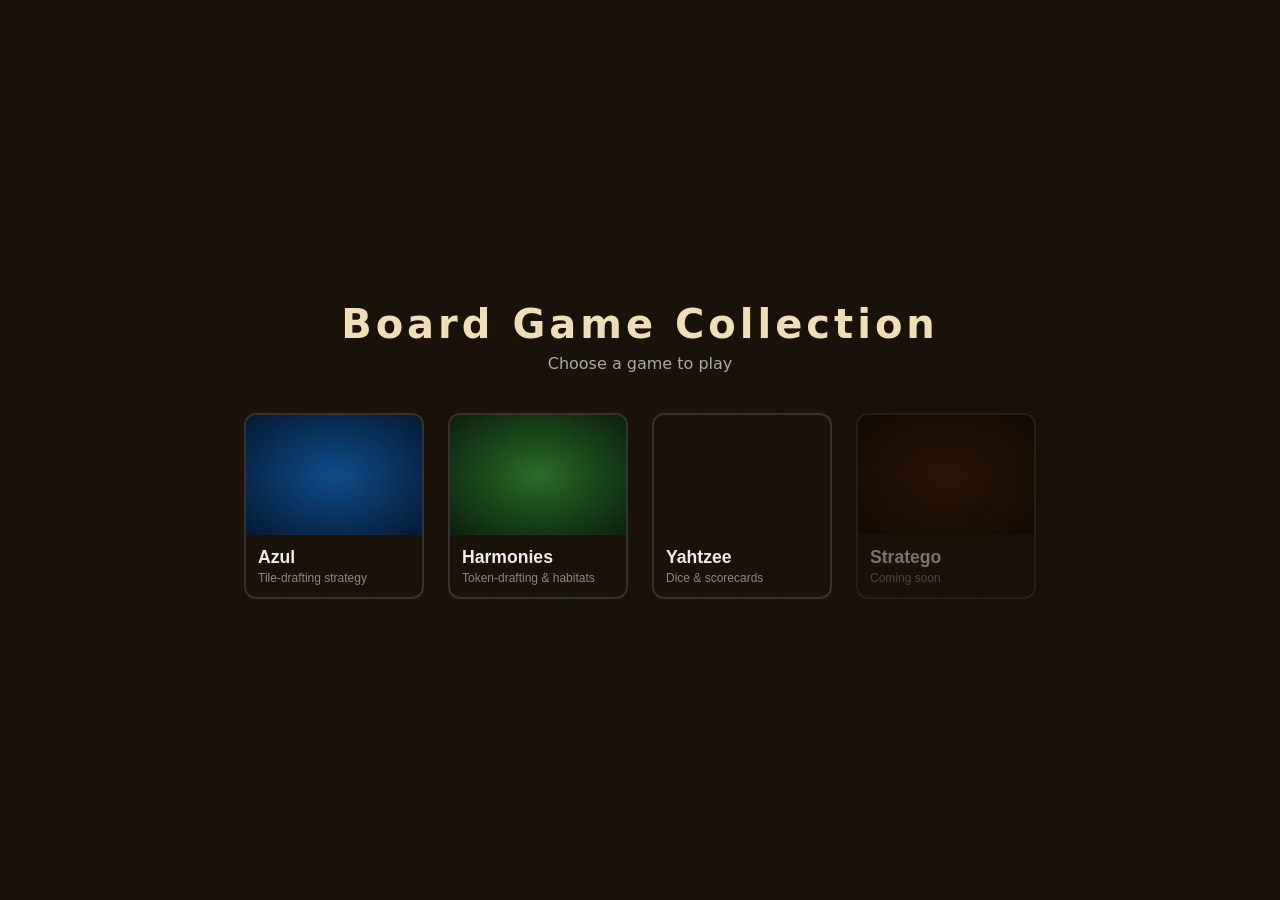
<file: index.html>
<!DOCTYPE html>
<html lang="en">
<head>
  <meta charset="UTF-8" />
  <meta name="viewport" content="width=device-width, initial-scale=1.0" />
  <title>Azul</title>
  <link rel="stylesheet" href="style.css" />
</head>
<body>

  <!-- ===================== SCREENS ===================== -->

  <!-- Game Picker Home -->
  <div id="screen-home" class="screen active">
    <div class="home-header">
      <h1 class="home-title">Board Game Collection</h1>
      <p class="home-subtitle">Choose a game to play</p>
    </div>
    <div class="game-picker-grid">
      <button class="game-card" id="btn-pick-azul">
        <div class="game-card-art azul-art"></div>
        <div class="game-card-label">
          <span class="game-card-name">Azul</span>
          <span class="game-card-desc">Tile-drafting strategy</span>
        </div>
      </button>
      <button class="game-card" onclick="location.href='games/harmonies/index.html'">
        <div class="game-card-art harmonies-art"></div>
        <div class="game-card-label">
          <span class="game-card-name">Harmonies</span>
          <span class="game-card-desc">Token-drafting &amp; habitats</span>
        </div>
      </button>
      <button class="game-card" onclick="location.href='games/yahtzee/index.html'">
        <div class="game-card-art yahtzee-art"></div>
        <div class="game-card-label">
          <span class="game-card-name">Yahtzee</span>
          <span class="game-card-desc">Dice &amp; scorecards</span>
        </div>
      </button>
      <button class="game-card game-card-soon" disabled>
        <div class="game-card-art stratego-art"></div>
        <div class="game-card-label">
          <span class="game-card-name">Stratego</span>
          <span class="game-card-desc">Coming soon</span>
        </div>
      </button>
    </div>
  </div>

  <!-- Main Menu -->
  <div id="screen-menu" class="screen">
    <button class="back-to-home" id="btn-menu-back">← Games</button>
    <div class="menu-bg-tiles"></div>
    <div class="menu-content">
      <h1 class="game-title">AZUL</h1>
      <p class="game-subtitle">The Portuguese Tile Game</p>
      <div class="menu-buttons">
        <button class="btn btn-primary" id="btn-play">Quick Play</button>
        <button class="btn btn-career" id="btn-career">Career Mode</button>
        <button class="btn btn-secondary" id="btn-local">Local Game</button>
        <button class="btn btn-secondary" id="btn-rules">Rules</button>
        <button class="btn btn-secondary" id="btn-settings">Settings</button>
      </div>
    </div>
  </div>

  <!-- Difficulty Select -->
  <div id="screen-difficulty" class="screen">
    <div class="menu-content">
      <h2 class="screen-title">Select Difficulty</h2>
      <div class="difficulty-grid">
        <button class="btn btn-difficulty" data-difficulty="easy">
          <span class="diff-icon">&#9733;</span>
          <span class="diff-name">Easy</span>
          <span class="diff-desc">Random moves with basic preference</span>
        </button>
        <button class="btn btn-difficulty" data-difficulty="medium">
          <span class="diff-icon">&#9733;&#9733;</span>
          <span class="diff-name">Medium</span>
          <span class="diff-desc">Heuristic evaluation, feels like an experienced player</span>
        </button>
        <button class="btn btn-difficulty" data-difficulty="hard">
          <span class="diff-icon">&#9733;&#9733;&#9733;</span>
          <span class="diff-name">Hard</span>
          <span class="diff-desc">Minimax with alpha-beta pruning</span>
        </button>
        <button class="btn btn-difficulty" data-difficulty="expert">
          <span class="diff-icon">&#9733;&#9733;&#9733;&#9733;</span>
          <span class="diff-name">Expert</span>
          <span class="diff-desc">Deep search, plays near-optimally</span>
        </button>
      </div>
      <button class="btn btn-back" id="btn-diff-back">Back</button>
    </div>
  </div>

  <!-- Rules Screen -->
  <div id="screen-rules" class="screen">
    <div class="rules-content">
      <h2 class="screen-title">How to Play</h2>
      <div class="rules-body">
        <section>
          <h3>Goal</h3>
          <p>Score the most points by decorating your wall with colorful tiles.</p>
        </section>
        <section>
          <h3>Taking Tiles</h3>
          <p>On your turn, click a <strong>factory display</strong> or the <strong>center pool</strong>, then click a <strong>color</strong>. You take all tiles of that color.</p>
          <p>Remaining tiles from the factory go to the center.</p>
          <p>Taking from the center for the first time gives you the <strong>First Player token</strong> (a floor penalty).</p>
        </section>
        <section>
          <h3>Placing Tiles</h3>
          <p>Place your tiles on a <strong>pattern line</strong> (rows 1-5 on the left side of your board). Each row can only hold one color and can't match a color already placed on the wall in that row.</p>
          <p>Overflow tiles go to the <strong>floor line</strong> (penalties).</p>
        </section>
        <section>
          <h3>Scoring Each Round</h3>
          <p>When all factories are empty, completed pattern lines move a tile to your wall. Score +1 for isolated tiles, or count connected horizontal + vertical tiles.</p>
          <p>Floor penalties: -1, -1, -2, -2, -2, -3, -3</p>
        </section>
        <section>
          <h3>End Game Bonuses</h3>
          <p>+2 for each completed horizontal row<br>
             +7 for each completed vertical column<br>
             +10 for each completed color (all 5 tiles)</p>
        </section>
        <section>
          <h3>Game End</h3>
          <p>The game ends after a round in which any player completes a full horizontal row. Highest score wins!</p>
        </section>
      </div>
      <button class="btn btn-back" id="btn-rules-back">Back</button>
    </div>
  </div>

  <!-- Settings Screen -->
  <div id="screen-settings" class="screen">
    <div class="menu-content">
      <h2 class="screen-title">Settings</h2>
      <div class="settings-list">
        <div class="setting-row">
          <label>Animation Speed</label>
          <div class="setting-control">
            <button class="btn btn-option active" data-setting="animSpeed" data-value="slow">Slow</button>
            <button class="btn btn-option" data-setting="animSpeed" data-value="normal">Normal</button>
            <button class="btn btn-option" data-setting="animSpeed" data-value="fast">Fast</button>
          </div>
        </div>
        <div class="setting-row">
          <label>Sound Effects</label>
          <div class="setting-control">
            <button class="btn btn-option active" data-setting="sound" data-value="on">On</button>
            <button class="btn btn-option" data-setting="sound" data-value="off">Off</button>
          </div>
        </div>
        <div class="setting-row">
          <label>Show Legal Move Hints</label>
          <div class="setting-control">
            <button class="btn btn-option active" data-setting="hints" data-value="on">On</button>
            <button class="btn btn-option" data-setting="hints" data-value="off">Off</button>
          </div>
        </div>
        <div class="setting-row">
          <label>AI Thinking Delay</label>
          <div class="setting-control">
            <button class="btn btn-option" data-setting="aiDelay" data-value="none">None</button>
            <button class="btn btn-option active" data-setting="aiDelay" data-value="short">Short</button>
            <button class="btn btn-option" data-setting="aiDelay" data-value="long">Long</button>
          </div>
        </div>
      </div>
      <button class="btn btn-back" id="btn-settings-back">Back</button>
    </div>
  </div>

  <!-- Game Screen -->
  <div id="screen-game" class="screen">

    <!-- Top bar -->
    <div id="game-topbar">
      <div class="topbar-left">
        <button class="btn btn-icon" id="btn-menu-game" title="Menu">&#8592; Menu</button>
      </div>
      <div class="topbar-center">
        <span id="round-label">Round 1</span>
        <div id="champion-banner" class="champion-banner hidden">&#9813; CHAMPIONSHIP MATCH &#9813;</div>
      </div>
      <div class="topbar-right">
        <span id="turn-label">Your Turn</span>
      </div>
    </div>

    <!-- Main game area -->
    <div id="game-area">

      <!-- Left: Human player board -->
      <div id="player-board" class="player-board" data-player="0">
        <div class="board-header">
          <div class="board-portrait hidden" id="board-portrait-0"></div>
          <span class="player-name" id="player-name-label">You</span>
          <span class="player-score"><span id="score-0">0</span> pts</span>
        </div>
        <div class="board-main">
          <div class="pattern-lines" id="pattern-lines-0"></div>
          <div class="wall" id="wall-0"></div>
        </div>
        <div class="floor-line-container">
          <span class="floor-label">Floor</span>
          <div class="floor-line" id="floor-0"></div>
          <div class="floor-penalties"><span>-1</span><span>-1</span><span>-2</span><span>-2</span><span>-2</span><span>-3</span><span>-3</span></div>
        </div>
      </div>

      <!-- Center: Factories + Center pool -->
      <div id="game-center">
        <div id="factories-area">
          <div id="factories-ring"></div>
          <div id="center-pool">
            <div class="center-label">Center</div>
            <div id="center-tiles"></div>
          </div>
        </div>
        <div id="game-status-msg"></div>
      </div>

      <!-- Right: AI player board -->
      <div id="ai-board" class="player-board" data-player="1">
        <div class="board-header">
          <div class="board-portrait hidden" id="board-portrait-1"></div>
          <span class="player-name" id="ai-board-name">AI <span id="ai-difficulty-label"></span></span>
          <span class="player-score"><span id="score-1">0</span> pts</span>
        </div>
        <div class="board-main">
          <div class="pattern-lines" id="pattern-lines-1"></div>
          <div class="wall" id="wall-1"></div>
        </div>
        <div class="floor-line-container">
          <span class="floor-label">Floor</span>
          <div class="floor-line" id="floor-1"></div>
          <div class="floor-penalties"><span>-1</span><span>-1</span><span>-2</span><span>-2</span><span>-2</span><span>-3</span><span>-3</span></div>
        </div>
      </div>

      <!-- Extra boards for 3-4 player local games (hidden by default) -->
      <div id="player-board-2" class="player-board hidden" data-player="2">
        <div class="board-header">
          <span class="player-name" id="player-name-label-2">Player 3</span>
          <span class="player-score"><span id="score-2">0</span> pts</span>
        </div>
        <div class="board-main">
          <div class="pattern-lines" id="pattern-lines-2"></div>
          <div class="wall" id="wall-2"></div>
        </div>
        <div class="floor-line-container">
          <span class="floor-label">Floor</span>
          <div class="floor-line" id="floor-2"></div>
          <div class="floor-penalties"><span>-1</span><span>-1</span><span>-2</span><span>-2</span><span>-2</span><span>-3</span><span>-3</span></div>
        </div>
      </div>

      <div id="player-board-3" class="player-board hidden" data-player="3">
        <div class="board-header">
          <span class="player-name" id="player-name-label-3">Player 4</span>
          <span class="player-score"><span id="score-3">0</span> pts</span>
        </div>
        <div class="board-main">
          <div class="pattern-lines" id="pattern-lines-3"></div>
          <div class="wall" id="wall-3"></div>
        </div>
        <div class="floor-line-container">
          <span class="floor-label">Floor</span>
          <div class="floor-line" id="floor-3"></div>
          <div class="floor-penalties"><span>-1</span><span>-1</span><span>-2</span><span>-2</span><span>-2</span><span>-3</span><span>-3</span></div>
        </div>
      </div>

    </div><!-- /game-area -->

    <!-- Move preview overlay -->
    <div id="move-preview" class="hidden">
      <div id="preview-content"></div>
    </div>

  </div><!-- /screen-game -->

  <!-- Pass-to-player overlay (local multiplayer) -->
  <div id="overlay-pass" class="overlay hidden">
    <div class="overlay-box pass-overlay-box">
      <div id="pass-prompt" class="pass-prompt">Pass to Player 2</div>
      <p class="pass-subtext">Hand the device to the next player</p>
      <button class="btn btn-primary" id="btn-pass-ready">I'm Ready</button>
    </div>
  </div>

  <!-- Round Transition Overlay -->
  <div id="overlay-round" class="overlay hidden">
    <div class="overlay-box">
      <h2 id="round-title">End of Round</h2>
      <div id="round-summary"></div>
      <button class="btn btn-primary" id="btn-next-round">Next Round</button>
    </div>
  </div>

  <!-- Game Over Screen -->
  <div id="screen-gameover" class="screen">
    <div id="confetti-container"></div>
    <div class="gameover-content">
      <h2 id="gameover-title">Game Over</h2>
      <div id="gameover-scores"></div>
      <div id="gameover-bonuses"></div>
      <div id="gameover-winner"></div>
      <div class="gameover-buttons">
        <button class="btn btn-primary" id="btn-play-again">Play Again</button>
        <button class="btn btn-secondary" id="btn-gameover-menu">Main Menu</button>
      </div>
    </div>
  </div>

  <!-- AI Thinking indicator -->
  <div id="ai-thinking" class="hidden">
    <div class="thinking-dots">
      <span></span><span></span><span></span>
    </div>
    <span>AI thinking...</span>
  </div>

  <!-- Tile pick confirmation bar (appears at bottom when tiles selected) -->
  <div id="pick-bar" class="hidden">
    <div id="pick-preview-tiles"></div>
    <div id="pick-instructions">Choose a pattern line or floor line</div>
    <button class="btn btn-small" id="btn-cancel-pick">Cancel</button>
  </div>

  <!-- Score popup template (cloned via JS) -->
  <template id="tmpl-score-popup">
    <div class="score-popup"></div>
  </template>

  <!-- Audio -->
  <audio id="snd-click" preload="auto">
    <source src="[data-uri]" />
  </audio>

  <!-- Local Game Setup -->
  <div id="screen-local-setup" class="screen">
    <div class="menu-content">
      <h2 class="screen-title">Local Game</h2>
      <div class="setting-row">
        <label>Players</label>
        <div class="setting-control">
          <button class="btn btn-option active" data-local-count="2">2</button>
          <button class="btn btn-option" data-local-count="3">3</button>
          <button class="btn btn-option" data-local-count="4">4</button>
        </div>
      </div>
      <div class="local-name-inputs" id="local-name-inputs">
        <input type="text" class="local-name-input" id="local-name-0" placeholder="Player 1" maxlength="16" value="Player 1">
        <input type="text" class="local-name-input" id="local-name-1" placeholder="Player 2" maxlength="16" value="Player 2">
        <input type="text" class="local-name-input hidden" id="local-name-2" placeholder="Player 3" maxlength="16" value="Player 3">
        <input type="text" class="local-name-input hidden" id="local-name-3" placeholder="Player 4" maxlength="16" value="Player 4">
      </div>
      <div class="menu-buttons" style="margin-top:20px;">
        <button class="btn btn-primary" id="btn-local-start">Start Game</button>
        <button class="btn btn-back" id="btn-local-back">Back</button>
      </div>
    </div>
  </div>

  <!-- Career Mode screens -->

  <!-- Career Hub -->
  <div id="screen-career-hub" class="screen">
    <div class="career-hub-content">
      <h1 class="career-title">Career Mode</h1>
      <div class="career-player-card">
        <div class="career-player-portrait" id="career-player-portrait"></div>
        <div class="career-player-name" id="career-player-name"></div>
      </div>
      <div class="career-rating-display">
        <div class="career-rating-number" id="career-rating-number">500</div>
        <div class="career-rating-label">RATING</div>
      </div>
      <div class="career-record">
        <span id="career-wins">0</span>&nbsp;W&nbsp;&nbsp;·&nbsp;&nbsp;<span id="career-losses">0</span>&nbsp;L
      </div>
      <div class="career-hub-buttons">
        <button class="btn btn-primary btn-career-action" id="btn-career-find-match">Find Match</button>
        <button class="btn btn-secondary" id="btn-career-to-menu">Main Menu</button>
        <button class="btn btn-danger-sm" id="btn-career-reset">Reset Career</button>
      </div>
    </div>
  </div>

  <!-- Opponent Intro -->
  <div id="screen-opponent-intro" class="screen">
    <div class="intro-content">
      <div class="matchup-feel-banner" id="matchup-feel-banner"></div>
      <div class="opponent-card">
        <div class="opponent-portrait-wrap" id="intro-portrait"></div>
        <div class="opponent-card-info">
          <div class="opponent-name-big" id="intro-opponent-name"></div>
          <div class="opponent-archetype-tag" id="intro-archetype-tag"></div>
          <div class="opponent-bio-text" id="intro-opponent-bio"></div>
          <div class="opponent-quote-text" id="intro-opponent-quote"></div>
        </div>
      </div>
      <div class="intro-rating-row">
        <span>Your rating: <strong id="intro-your-rating"></strong></span>
        <span class="intro-rating-sep">·</span>
        <span>Opponent skill: <strong id="intro-opp-skill"></strong></span>
      </div>
      <div class="intro-buttons">
        <button class="btn btn-primary btn-career-action" id="btn-begin-match">Begin Match</button>
        <button class="btn btn-secondary" id="btn-intro-back">Back</button>
      </div>
    </div>
  </div>

  <!-- Match Result -->
  <div id="screen-match-result" class="screen">
    <div class="result-content">
      <div class="result-outcome-label" id="result-outcome-label"></div>
      <div class="result-opponent-recap">
        <div class="result-portrait-small" id="result-portrait"></div>
        <div class="result-opp-name" id="result-opp-name"></div>
      </div>
      <div class="result-score-row">
        <div class="result-score-side">
          <div class="result-score-label">You</div>
          <div class="result-score-value" id="result-player-score"></div>
        </div>
        <div class="result-score-divider">–</div>
        <div class="result-score-side">
          <div class="result-score-label" id="result-opp-label"></div>
          <div class="result-score-value" id="result-ai-score"></div>
        </div>
      </div>
      <div class="result-rating-change">
        <span class="result-rating-before" id="result-rating-before"></span>
        <span class="result-rating-arrow">→</span>
        <span class="result-rating-after" id="result-rating-after"></span>
        <span class="result-rating-delta" id="result-rating-delta"></span>
      </div>
      <div class="result-message" id="result-message"></div>
      <div class="result-opp-quote" id="result-opp-quote"></div>
      <div class="result-buttons">
        <button class="btn btn-primary btn-career-action" id="btn-result-continue">Continue</button>
        <button class="btn btn-secondary" id="btn-result-menu">Main Menu</button>
      </div>
    </div>
  </div>

  <!-- Career Select -->
  <div id="screen-career-select" class="screen">
    <div class="career-select-content">
      <h2 class="screen-title">Career Mode</h2>
      <div class="career-slots" id="career-slots"></div>
      <button class="btn btn-secondary" id="btn-career-select-back">Back to Menu</button>
    </div>
  </div>

  <!-- Character Creation -->
  <div id="screen-career-create" class="screen">
    <div class="career-create-content">
      <h2 class="screen-title">Create Your Character</h2>
      <div class="create-layout">

        <!-- Left: live preview + name -->
        <div class="create-preview-col">
          <div class="create-preview-wrap">
            <div class="create-preview" id="create-preview"></div>
          </div>
          <input type="text" id="create-name-input" class="create-name-input" placeholder="Your name" maxlength="18" autocomplete="off">
        </div>

        <!-- Right: customisation options -->
        <div class="create-options-col">

          <div class="create-option-row">
            <span class="create-option-label">Background</span>
            <div class="create-swatches" id="create-bg-swatches"></div>
          </div>

          <div class="create-option-row">
            <span class="create-option-label">Skin Tone</span>
            <div class="create-swatches" id="create-skin-swatches"></div>
          </div>

          <div class="create-option-row">
            <span class="create-option-label">Hair Style</span>
            <div class="create-toggle-group" id="create-hair-style-btns">
              <button class="create-toggle" data-hair-style="0">Short</button>
              <button class="create-toggle" data-hair-style="1">Long</button>
              <button class="create-toggle" data-hair-style="2">Curly</button>
              <button class="create-toggle" data-hair-style="3">Buzz</button>
            </div>
          </div>

          <div class="create-option-row">
            <span class="create-option-label">Hair Color</span>
            <div class="create-swatches" id="create-hair-color-swatches"></div>
          </div>

          <div class="create-option-row">
            <span class="create-option-label">Eyes</span>
            <div class="create-toggle-group" id="create-glasses-btns">
              <button class="create-toggle" data-glasses="false">Normal</button>
              <button class="create-toggle" data-glasses="true">Glasses</button>
            </div>
          </div>

          <div class="create-option-row">
            <span class="create-option-label">Expression</span>
            <div class="create-toggle-group" id="create-mood-btns">
              <button class="create-toggle" data-mood="0.15">:)</button>
              <button class="create-toggle" data-mood="0.5">:|</button>
              <button class="create-toggle" data-mood="0.9">:(</button>
            </div>
          </div>

        </div>
      </div>

      <div class="create-buttons">
        <button class="btn btn-primary" id="btn-create-confirm" disabled>Start Career</button>
        <button class="btn btn-secondary" id="btn-create-back">Back</button>
      </div>
    </div>
  </div>

  <script src="games/azul/constants.js"></script>
  <script src="games/azul/bag.js"></script>
  <script src="games/azul/factories.js"></script>
  <script src="games/azul/board.js"></script>
  <script src="games/azul/scoring.js"></script>
  <script src="games/azul/game.js"></script>
  <script src="games/azul/ai.js"></script>
  <script src="games/azul/animations.js"></script>
  <script src="shared/career/opponents.js"></script>
  <script src="shared/career/career.js"></script>
  <script src="shared/career/career-ai.js"></script>
  <script src="main.js"></script>
</body>
</html>
</file>
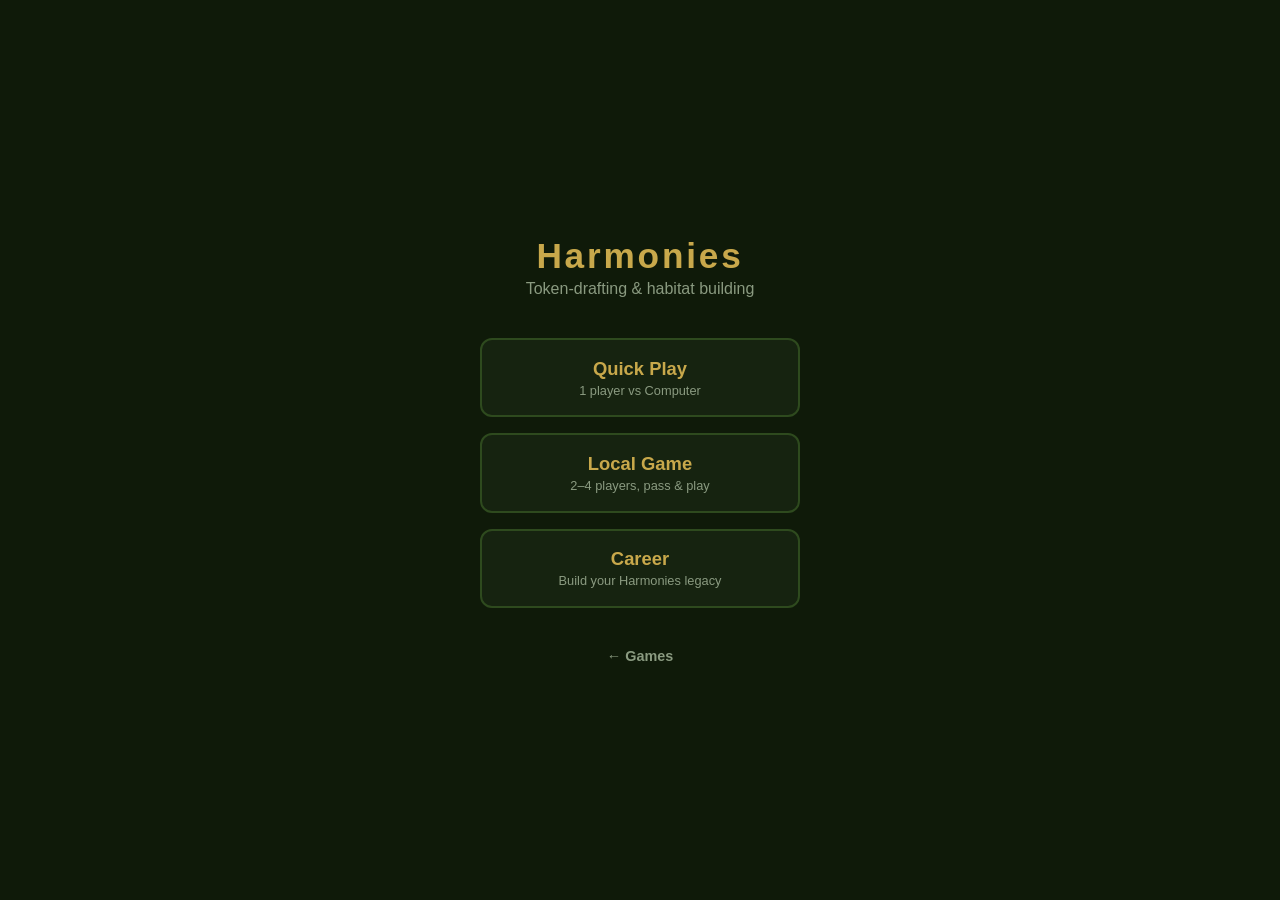
<file: games/harmonies/index.html>
<!DOCTYPE html>
<html lang="en">
<head>
  <meta charset="UTF-8">
  <meta name="viewport" content="width=device-width, initial-scale=1.0">
  <title>Harmonies</title>
  <link rel="stylesheet" href="style.css">
</head>
<body>

<!-- ═══════════════════════════════════════════════════════════ -->
<!--  MAIN MENU                                                 -->
<!-- ═══════════════════════════════════════════════════════════ -->
<div id="screen-setup" class="screen active">
  <div class="setup-header">
    <h1>Harmonies</h1>
    <p>Token-drafting &amp; habitat building</p>
  </div>
  <div class="mode-buttons">
    <button class="mode-btn" onclick="showScreen('qp')">
      <span class="mode-name">Quick Play</span>
      <span class="mode-desc">1 player vs Computer</span>
    </button>
    <button class="mode-btn" onclick="showScreen('local')">
      <span class="mode-name">Local Game</span>
      <span class="mode-desc">2–4 players, pass &amp; play</span>
    </button>
    <button class="mode-btn" onclick="enterCareerMode()">
      <span class="mode-name">Career</span>
      <span class="mode-desc">Build your Harmonies legacy</span>
    </button>
  </div>
  <button class="btn btn-gray btn-back" onclick="location.href='../../index.html'">← Games</button>
</div>

<!-- ═══════════════════════════════════════════════════════════ -->
<!--  QUICK PLAY SETUP                                          -->
<!-- ═══════════════════════════════════════════════════════════ -->
<div id="screen-qp" class="screen">
  <div class="setup-header">
    <h1>Quick Play</h1>
    <p>You vs Computer</p>
  </div>
  <div class="setup-card">
    <div class="setup-field">
      <label>Your Name</label>
      <input type="text" id="qp-player-name" placeholder="Player 1" maxlength="20">
    </div>
    <div class="setup-field">
      <label>Difficulty</label>
      <div class="toggle-row">
        <div class="toggle-opt" id="qp-diff-easy"   onclick="setQPDiff('easy')">Easy</div>
        <div class="toggle-opt active" id="qp-diff-medium" onclick="setQPDiff('medium')">Medium</div>
        <div class="toggle-opt" id="qp-diff-hard"   onclick="setQPDiff('hard')">Hard</div>
        <div class="toggle-opt" id="qp-diff-expert" onclick="setQPDiff('expert')">Expert</div>
      </div>
    </div>
    <div class="setup-field">
      <label>Board Side</label>
      <div class="toggle-row">
        <div class="toggle-opt active" id="qp-side-a" onclick="setQPSide('A')">Side A — River Scoring</div>
        <div class="toggle-opt"        id="qp-side-b" onclick="setQPSide('B')">Side B — Islands</div>
      </div>
    </div>
    <div class="setup-field">
      <label>Nature Spirits</label>
      <p style="color:#888;margin:0;font-size:0.85rem">Coming soon</p>
    </div>
  </div>
  <div style="display:flex;gap:1rem">
    <button class="btn btn-gray" onclick="showScreen('setup')">← Back</button>
    <button class="btn btn-gold" onclick="startQPGame()" style="font-size:1.1rem;padding:0.65rem 2.5rem">Start Game</button>
  </div>
</div>

<!-- ═══════════════════════════════════════════════════════════ -->
<!--  LOCAL GAME SETUP                                          -->
<!-- ═══════════════════════════════════════════════════════════ -->
<div id="screen-local" class="screen">
  <div class="setup-header">
    <h1>Local Game</h1>
    <p>Pass &amp; Play</p>
  </div>
  <div class="setup-card">
    <div class="setup-field">
      <label>Number of Players</label>
      <div class="player-count-row">
        <button class="count-btn active" data-count="2" onclick="setLocalCount(2)">2</button>
        <button class="count-btn"        data-count="3" onclick="setLocalCount(3)">3</button>
        <button class="count-btn"        data-count="4" onclick="setLocalCount(4)">4</button>
      </div>
    </div>
    <div class="setup-field">
      <label>Player Names</label>
      <div id="player-name-inputs"></div>
    </div>
    <div class="setup-field">
      <label>Board Side</label>
      <div class="toggle-row">
        <div class="toggle-opt active" id="local-side-a" onclick="setLocalSide('A')">Side A — River Scoring</div>
        <div class="toggle-opt"        id="local-side-b" onclick="setLocalSide('B')">Side B — Islands</div>
      </div>
    </div>
    <div class="setup-field">
      <label>Nature Spirits</label>
      <p style="color:#888;margin:0;font-size:0.85rem">Coming soon</p>
    </div>
  </div>
  <div style="display:flex;gap:1rem">
    <button class="btn btn-gray" onclick="showScreen('setup')">← Back</button>
    <button class="btn btn-gold" onclick="startLocalGame()" style="font-size:1.1rem;padding:0.65rem 2.5rem">Start Game</button>
  </div>
</div>

<!-- ═══════════════════════════════════════════════════════════ -->
<!--  GAME SCREEN                                               -->
<!-- ═══════════════════════════════════════════════════════════ -->
<div id="screen-game" class="screen">

  <!-- Header -->
  <div id="game-header">
    <span class="h-title">Harmonies</span>
    <span id="game-phase-label">Draft</span>
    <span id="final-round-badge" class="final-round-badge" style="display:none">Final Round</span>
    <span id="game-player-label">Player 1</span>
    <button class="scoring-ref-btn" onclick="openScoringRef()" title="Scoring reference">?</button>
  </div>

  <!-- Central board -->
  <div id="central-board"></div>

  <!-- Main area -->
  <div id="game-main">

    <!-- Center: token chips above board, hex grid(s) below -->
    <div id="board-area">
      <div id="hand-token-bar"></div>
      <div id="boards-container">
        <div class="board-panel" id="human-board-panel">
          <div class="board-panel-label" id="human-board-label">You</div>
          <svg id="hex-board" xmlns="http://www.w3.org/2000/svg"></svg>
          <div class="player-cards-section">
            <div class="player-cards-label">My Cards</div>
            <div class="player-cards-grid" id="held-cards-list"></div>
          </div>
          <div id="action-buttons"></div>
        </div>
        <div class="board-panel hidden" id="ai-board-panel">
          <div class="board-panel-label" id="ai-board-label">Computer</div>
          <svg id="hex-board-ai" xmlns="http://www.w3.org/2000/svg"></svg>
          <div class="player-cards-section">
            <div class="player-cards-label">Cards</div>
            <div class="player-cards-grid" id="ai-cards-list"></div>
          </div>
        </div>
      </div>
    </div>

    <!-- Right sidebar: available animal cards -->
    <div id="sidebar-right">
      <div class="sidebar-section-title">Available Cards</div>
      <div id="available-cards-list"></div>
    </div>

  </div>

  <!-- Scoring reference modal -->
  <div id="scoring-modal" class="modal hidden" onclick="closeScoringRef()">
    <div class="modal-box" onclick="event.stopPropagation()">
      <button class="modal-close" onclick="closeScoringRef()">✕</button>
      <h2 class="modal-title">Scoring Reference</h2>
      <div id="scoring-modal-body"></div>
    </div>
  </div>

  <!-- AI thinking badge -->
  <div class="ai-thinking-badge" id="ai-thinking-badge">Computer is thinking…</div>

  <!-- Pass-and-play overlay -->
  <div id="pass-overlay" class="hidden">
    <div class="pass-box">
      <h2 id="pass-player-name">Player 2</h2>
      <p>It's your turn — tap when ready</p>
      <button class="btn btn-gold" onclick="dismissPassOverlay()">I'm Ready</button>
    </div>
  </div>

</div>

<!-- ═══════════════════════════════════════════════════════════ -->
<!--  SCORE SCREEN                                              -->
<!-- ═══════════════════════════════════════════════════════════ -->
<div id="screen-score" class="screen">
  <h1>Final Scores</h1>
  <div class="score-table-wrap">
    <table class="score-table" id="score-table">
      <thead>
        <tr>
          <th>Player</th>
          <th>Trees</th>
          <th>Mountains</th>
          <th>Fields</th>
          <th>Water</th>
          <th>Buildings</th>
          <th>Animals</th>
          <th>Total</th>
        </tr>
      </thead>
      <tbody id="score-body"></tbody>
    </table>
  </div>
  <div id="score-boards" class="score-boards-grid"></div>
  <div class="score-actions">
    <button class="btn btn-gray" onclick="location.href='../../index.html'">← Games</button>
    <button class="btn btn-green" onclick="showScreen('setup')">Play Again</button>
  </div>
</div>

<!-- ═══════════════════════════════════════════════════════════ -->
<!--  CAREER: CHARACTER SELECT                                   -->
<!-- ═══════════════════════════════════════════════════════════ -->
<div id="screen-career-select" class="screen">
  <div class="setup-header">
    <h1>Career Mode</h1>
    <p>Select a save slot</p>
  </div>
  <div id="career-slot-list" class="career-slot-list"></div>
  <button class="btn btn-gray btn-back" onclick="showScreen('setup')">← Back</button>
</div>

<!-- ═══════════════════════════════════════════════════════════ -->
<!--  CAREER: CREATE CHARACTER                                   -->
<!-- ═══════════════════════════════════════════════════════════ -->
<div id="screen-career-create" class="screen">
  <div class="setup-header">
    <h1>New Career</h1>
    <p>Create your character</p>
  </div>
  <div class="setup-card">
    <div class="setup-field">
      <label>Your Name</label>
      <input type="text" id="career-create-name" placeholder="Enter name" maxlength="20">
    </div>
    <div class="setup-field">
      <label>Portrait</label>
      <div id="career-portrait-preview" style="margin:0.5rem auto;width:80px;height:80px"></div>
      <div class="career-portrait-controls">
        <div class="portrait-row">
          <span>Background</span>
          <div id="portrait-bg-swatches" class="portrait-swatches"></div>
        </div>
        <div class="portrait-row">
          <span>Skin</span>
          <div id="portrait-skin-swatches" class="portrait-swatches"></div>
        </div>
        <div class="portrait-row">
          <span>Hair</span>
          <div id="portrait-hair-swatches" class="portrait-swatches"></div>
        </div>
        <div class="portrait-row">
          <span>Style</span>
          <div id="portrait-hairstyle-btns" class="portrait-swatches"></div>
        </div>
        <div class="portrait-row">
          <label style="display:flex;align-items:center;gap:0.5rem;cursor:pointer">
            <input type="checkbox" id="portrait-glasses"> Glasses
          </label>
        </div>
      </div>
    </div>
  </div>
  <div style="display:flex;gap:1rem">
    <button class="btn btn-gray" onclick="showScreen('career-select')">← Back</button>
    <button class="btn btn-gold" onclick="careerCreateConfirm()">Create Character</button>
  </div>
</div>

<!-- ═══════════════════════════════════════════════════════════ -->
<!--  CAREER: HUB                                               -->
<!-- ═══════════════════════════════════════════════════════════ -->
<div id="screen-career-hub" class="screen">
  <div class="career-hub-content">
    <h1 class="career-title">Career Mode</h1>
    <div class="career-player-card">
      <div class="career-player-portrait" id="career-hub-portrait"></div>
      <div class="career-player-name" id="career-hub-name"></div>
    </div>
    <div class="career-rating-display">
      <div class="career-rating-number" id="career-hub-rating">0</div>
      <div class="career-rating-label">RATING</div>
    </div>
    <div class="career-record">
      <span id="career-hub-wins">0</span>&nbsp;W&nbsp;&nbsp;·&nbsp;&nbsp;<span id="career-hub-losses">0</span>&nbsp;L
    </div>
    <div class="career-hub-buttons">
      <button class="btn btn-gold btn-career-action" onclick="careerFindMatch()">Find Match</button>
      <button class="btn btn-gray" onclick="showScreen('career-select')">← Change Character</button>
    </div>
  </div>
</div>

<!-- ═══════════════════════════════════════════════════════════ -->
<!--  CAREER: OPPONENT INTRO                                     -->
<!-- ═══════════════════════════════════════════════════════════ -->
<div id="screen-career-intro" class="screen">
  <div class="intro-content">
    <div class="matchup-feel-banner" id="career-intro-matchup"></div>
    <div class="opponent-card">
      <div class="opponent-portrait-wrap" id="career-intro-portrait"></div>
      <div class="opponent-card-info">
        <div class="opponent-name-big" id="career-intro-name"></div>
        <div class="opponent-archetype-tag" id="career-intro-archetype"></div>
        <div class="opponent-bio-text" id="career-intro-bio"></div>
        <div class="opponent-quote-text" id="career-intro-quote"></div>
      </div>
    </div>
    <div class="intro-rating-row">
      <span>Your rating: <strong id="career-intro-your-rating"></strong></span>
      <span class="intro-rating-sep">·</span>
      <span>Opponent rating: <strong id="career-intro-opp-skill"></strong></span>
    </div>
    <div class="intro-buttons">
      <button class="btn btn-gold btn-career-action" onclick="careerStartMatch()">Start Match</button>
      <button class="btn btn-gray" onclick="showScreen('career-hub')">Back</button>
    </div>
  </div>
</div>

<!-- ═══════════════════════════════════════════════════════════ -->
<!--  CAREER: MATCH RESULT                                       -->
<!-- ═══════════════════════════════════════════════════════════ -->
<div id="screen-career-result" class="screen">
  <div class="result-content">
    <div class="result-outcome-label" id="career-result-outcome"></div>
    <div class="result-opponent-recap">
      <div class="result-portrait-small" id="career-result-portrait"></div>
      <div class="result-opp-name" id="career-result-opp-name"></div>
    </div>
    <div class="result-score-row">
      <div class="result-score-side">
        <div class="result-score-label">You</div>
        <div class="result-score-value" id="career-result-player-score"></div>
      </div>
      <div class="result-score-divider">–</div>
      <div class="result-score-side">
        <div class="result-score-label" id="career-result-opp-label"></div>
        <div class="result-score-value" id="career-result-ai-score"></div>
      </div>
    </div>
    <div class="result-rating-change">
      <span class="result-rating-before" id="career-result-rating-before"></span>
      <span class="result-rating-arrow">→</span>
      <span class="result-rating-after" id="career-result-rating-after"></span>
      <span class="result-rating-delta" id="career-result-rating-delta"></span>
    </div>
    <div class="result-message" id="career-result-message"></div>
    <div class="result-opp-quote" id="career-result-quote"></div>
    <div class="result-buttons">
      <button class="btn btn-gold btn-career-action" onclick="careerContinue()">Continue</button>
    </div>
  </div>
</div>

<!-- ═══════════════════════════════════════════════════════════ -->
<!--  ENGINE SCRIPTS                                            -->
<!-- ═══════════════════════════════════════════════════════════ -->
<script src="engine/constants.js"></script>
<script src="engine/board.js"></script>
<script src="engine/central.js"></script>
<script src="engine/animals.js"></script>
<script src="engine/scoring.js"></script>
<script src="engine/game.js"></script>
<script src="engine/ai-config.js"></script>
<script src="engine/ai-hasher.js"></script>
<script src="engine/ai-evaluator.js"></script>
<script src="engine/ai-strategy.js"></script>
<script src="engine/ai-search.js"></script>
<script src="engine/ai-rollout.js"></script>
<script src="engine/ai-player.js"></script>
<script src="engine/ai-evolution.js"></script>
<script src="../../shared/career/opponents.js"></script>
<script src="../../shared/career/career.js"></script>
<script src="main.js"></script>
</body>
</html>
</file>
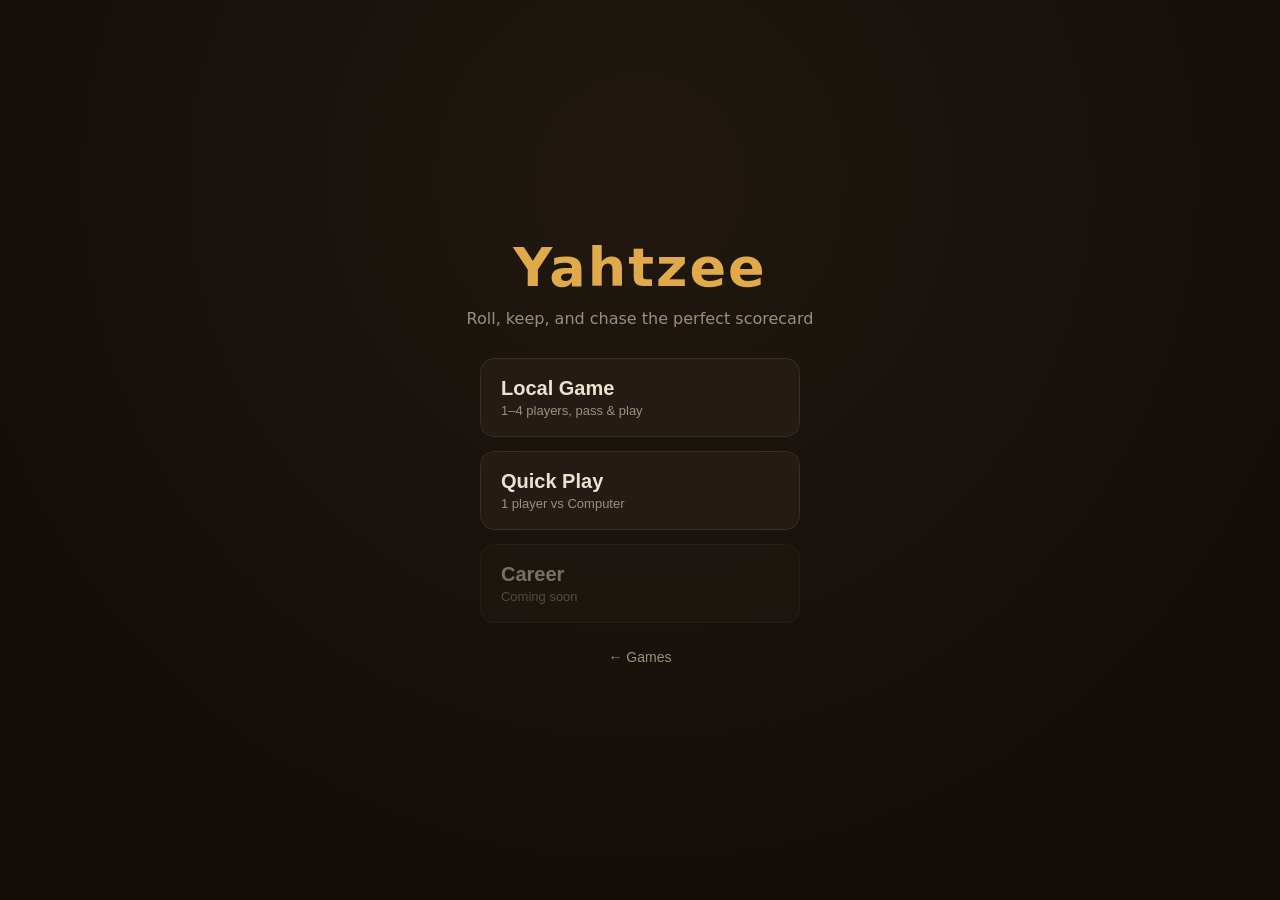
<file: games/yahtzee/index.html>
<!DOCTYPE html>
<html lang="en">
<head>
<meta charset="UTF-8" />
<meta name="viewport" content="width=device-width, initial-scale=1.0" />
<title>Yahtzee</title>
<link rel="stylesheet" href="style.css" />
</head>
<body>

<!-- ── Menu ─────────────────────────────────────────────── -->
<div id="screen-menu" class="screen active">
  <div class="menu-wrap">
    <h1 class="game-title">Yahtzee</h1>
    <p class="game-tag">Roll, keep, and chase the perfect scorecard</p>
    <div class="menu-buttons">
      <button class="menu-btn" onclick="yzShow('setup')">
        <span class="menu-btn-name">Local Game</span>
        <span class="menu-btn-desc">1–4 players, pass &amp; play</span>
      </button>
      <button class="menu-btn" onclick="yzShow('qp')">
        <span class="menu-btn-name">Quick Play</span>
        <span class="menu-btn-desc">1 player vs Computer</span>
      </button>
      <button class="menu-btn menu-btn-soon" disabled>
        <span class="menu-btn-name">Career</span>
        <span class="menu-btn-desc">Coming soon</span>
      </button>
    </div>
    <button class="link-back" onclick="location.href='../../index.html'">← Games</button>
  </div>
</div>

<!-- ── Local setup ──────────────────────────────────────── -->
<div id="screen-setup" class="screen">
  <div class="setup-wrap">
    <h2>Local Game</h2>
    <label class="setup-label">Players</label>
    <div class="toggle-row" id="yz-playercount">
      <div class="toggle-opt" data-n="1" onclick="yzSetPlayerCount(1)">1</div>
      <div class="toggle-opt active" data-n="2" onclick="yzSetPlayerCount(2)">2</div>
      <div class="toggle-opt" data-n="3" onclick="yzSetPlayerCount(3)">3</div>
      <div class="toggle-opt" data-n="4" onclick="yzSetPlayerCount(4)">4</div>
    </div>
    <div id="yz-name-inputs" class="name-inputs"></div>
    <div class="setup-actions">
      <button class="btn btn-gray" onclick="yzShow('menu')">← Back</button>
      <button class="btn btn-gold" onclick="yzStartLocal()">Start Game</button>
    </div>
  </div>
</div>

<!-- ── Quick Play (vs AI) setup — wired next milestone ──── -->
<div id="screen-qp" class="screen">
  <div class="setup-wrap">
    <h2>Quick Play</h2>
    <label class="setup-label">Your Name</label>
    <div class="name-inputs"><input id="yz-qp-name" type="text" value="You" maxlength="14" /></div>
    <label class="setup-label">Difficulty</label>
    <div class="toggle-row" id="yz-qp-diff">
      <div class="toggle-opt" data-lvl="easy" onclick="yzSetQpLevel('easy')">Easy</div>
      <div class="toggle-opt active" data-lvl="medium" onclick="yzSetQpLevel('medium')">Medium</div>
      <div class="toggle-opt" data-lvl="hard" onclick="yzSetQpLevel('hard')">Hard</div>
      <div class="toggle-opt" data-lvl="expert" onclick="yzSetQpLevel('expert')">Expert</div>
    </div>
    <div class="setup-actions">
      <button class="btn btn-gray" onclick="yzShow('menu')">← Back</button>
      <button class="btn btn-gold" onclick="yzStartQuickPlay()">Start Game</button>
    </div>
  </div>
</div>

<!-- ── Game ─────────────────────────────────────────────── -->
<div id="screen-game" class="screen">
  <div class="game-layout">
    <div class="cards-col" id="yz-cards-left"></div>

    <div class="table-area">
      <div class="table-hud">
        <span id="yz-round" class="hud-round">Round 1 / 13</span>
        <span id="yz-turn" class="hud-turn">Player 1</span>
      </div>

      <div class="felt">
        <div id="yz-dice" class="dice-tray"></div>
      </div>

      <div class="table-controls">
        <button id="yz-roll-btn" class="btn btn-roll" onclick="yzOnRoll()">Roll</button>
        <span id="yz-rolls-left" class="rolls-left">3 rolls left</span>
        <button id="yz-confirm-btn" class="btn btn-gold btn-confirm hidden" onclick="yzOnConfirm()">Confirm</button>
      </div>
      <p id="yz-hint" class="table-hint">Tap Roll to start your turn.</p>
    </div>

    <div class="cards-col" id="yz-cards-right"></div>
  </div>
</div>

<!-- ── Game over ────────────────────────────────────────── -->
<div id="screen-gameover" class="screen">
  <div class="gameover-wrap">
    <h1 class="game-title">Final Scores</h1>
    <div id="yz-standings" class="standings"></div>
    <div class="setup-actions">
      <button class="btn btn-gray" onclick="yzShow('menu')">← Menu</button>
      <button class="btn btn-gold" onclick="yzPlayAgain()">Play Again</button>
    </div>
  </div>
</div>

<script src="engine/constants.js"></script>
<script src="engine/dice.js"></script>
<script src="engine/scoring.js"></script>
<script src="engine/game.js"></script>
<script src="main.js"></script>
</body>
</html>
</file>
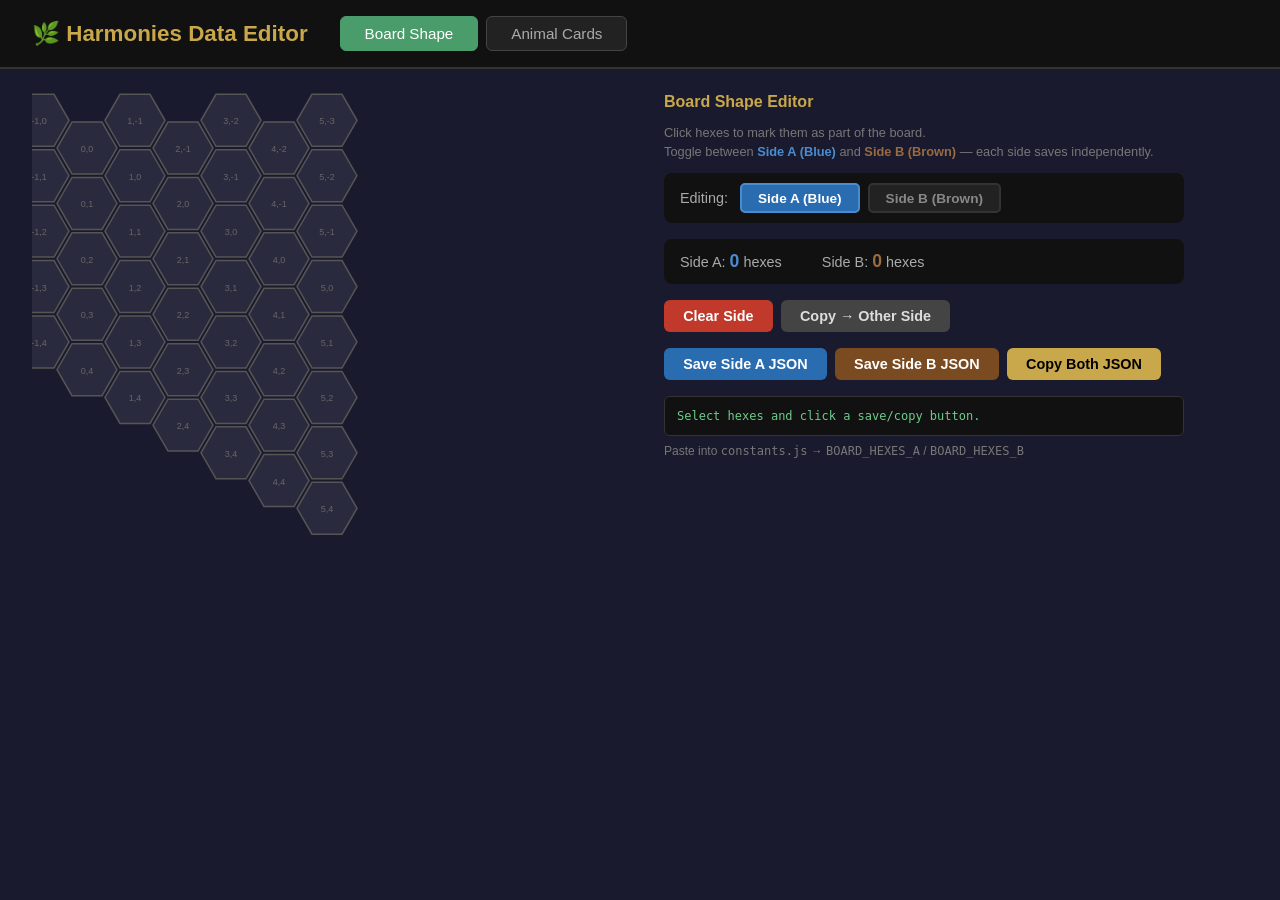
<file: games/harmonies/editor.html>
<!DOCTYPE html>
<html lang="en">
<head>
<meta charset="UTF-8">
<meta name="viewport" content="width=device-width, initial-scale=1.0">
<title>Harmonies Data Editor</title>
<style>
  * { box-sizing: border-box; margin: 0; padding: 0; }
  body { background: #1a1a2e; color: #eee; font-family: 'Segoe UI', sans-serif; min-height: 100vh; }

  header {
    background: #111;
    padding: 1rem 2rem;
    display: flex;
    align-items: center;
    gap: 2rem;
    border-bottom: 2px solid #333;
    flex-wrap: wrap;
  }
  header h1 { font-size: 1.4rem; color: #c8a84b; }

  .tabs { display: flex; gap: 0.5rem; }
  .tab-btn {
    padding: 0.5rem 1.5rem;
    background: #222;
    border: 1px solid #444;
    color: #aaa;
    border-radius: 6px;
    cursor: pointer;
    font-size: 0.95rem;
    transition: all 0.15s;
  }
  .tab-btn.active { background: #4a9c6a; color: #fff; border-color: #4a9c6a; }

  .tab-panel { display: none; padding: 1.5rem 2rem; }
  .tab-panel.active { display: flex; gap: 2rem; flex-wrap: wrap; align-items: flex-start; }

  /* ── Hex grid ── */
  .hex-grid-wrap { position: relative; flex-shrink: 0; }
  .hex-grid-wrap svg { display: block; }

  .hex-cell {
    fill: #2a2a3e;
    stroke: #555;
    stroke-width: 1.5;
    cursor: pointer;
    transition: fill 0.1s;
  }
  .hex-cell.active-blue   { fill: #2a6cb0; stroke: #4a8cd0; }
  .hex-cell.active-brown  { fill: #7a4a20; stroke: #9a6a40; }
  .hex-cell.anchor        { fill: #c8a84b !important; stroke: #e8c87b !important; }
  .hex-cell.cube-hex      { stroke: #44ff44 !important; stroke-width: 3 !important; }
  .hex-cell:hover         { fill: #3a3a5e; }
  .hex-cell.active-blue:hover  { fill: #3a7cc0; }
  .hex-cell.active-brown:hover { fill: #8a5a30; }

  /* Token colours on pattern canvas */
  .hex-cell.tok-BLUE   { fill: #4db8e8; stroke: #7dd8ff; }
  .hex-cell.tok-YELLOW { fill: #e8c84d; stroke: #f8e07d; }
  .hex-cell.tok-GRAY   { fill: #8a8a9a; stroke: #aaaabb; }
  .hex-cell.tok-GRAY2  { fill: #6a6a8a; stroke: #8a8aaa; }
  .hex-cell.tok-GRAY3  { fill: #4a4a7a; stroke: #6a6aaa; }
  .hex-cell.tok-BROWN  { fill: #8b5e3c; stroke: #ab7e5c; }
  .hex-cell.tok-GREEN     { fill: #4a9c4a; stroke: #aaffaa; stroke-dasharray: 3 2; }
  .hex-cell.tok-GREEN1    { fill: #4a9c4a; stroke: #6acc6a; }
  .hex-cell.tok-GREEN2    { fill: #2a7c2a; stroke: #4a9c4a; }
  .hex-cell.tok-RED       { fill: #c0392b; stroke: #ffaaaa; stroke-dasharray: 3 2; }
  .hex-cell.tok-RED2      { fill: #c0392b; stroke: #e05a4b; }

  /* ── Sidebar controls ── */
  .controls { flex: 1; min-width: 300px; max-width: 520px; }

  .stat-bar {
    background: #111;
    border-radius: 8px;
    padding: 0.75rem 1rem;
    margin-bottom: 1rem;
    font-size: 0.9rem;
    color: #aaa;
    display: flex;
    gap: 1rem;
    align-items: center;
    flex-wrap: wrap;
  }
  .stat-bar strong { font-size: 1.1rem; }

  .btn {
    padding: 0.5rem 1.2rem;
    border: none;
    border-radius: 6px;
    cursor: pointer;
    font-size: 0.9rem;
    font-weight: 600;
    transition: opacity 0.15s;
  }
  .btn:hover { opacity: 0.85; }
  .btn-green  { background: #4a9c6a; color: #fff; }
  .btn-red    { background: #c0392b; color: #fff; }
  .btn-gold   { background: #c8a84b; color: #000; }
  .btn-gray   { background: #444; color: #ddd; }
  .btn-blue   { background: #2a6cb0; color: #fff; }
  .btn-brown  { background: #7a4a20; color: #fff; }

  .btn-row { display: flex; gap: 0.5rem; flex-wrap: wrap; margin-bottom: 1rem; }

  .copy-area {
    background: #111;
    border: 1px solid #333;
    border-radius: 6px;
    padding: 0.75rem;
    font-family: monospace;
    font-size: 0.75rem;
    color: #6dcc8a;
    max-height: 180px;
    overflow: auto;
    white-space: pre-wrap;
    word-break: break-all;
    margin-bottom: 0.5rem;
  }

  /* Board side selector */
  .board-side-bar {
    display: flex;
    gap: 0.5rem;
    align-items: center;
    margin-bottom: 1rem;
    background: #111;
    padding: 0.6rem 1rem;
    border-radius: 8px;
  }
  .board-side-bar span { color: #aaa; font-size: 0.9rem; margin-right: 0.25rem; }
  .side-btn {
    padding: 0.35rem 1rem;
    border-radius: 5px;
    border: 2px solid transparent;
    cursor: pointer;
    font-weight: 700;
    font-size: 0.85rem;
    transition: all 0.15s;
  }
  .side-btn.active-blue  { background: #2a6cb0; color: #fff; border-color: #4a8cd0; }
  .side-btn.active-brown { background: #7a4a20; color: #fff; border-color: #9a6a40; }
  .side-btn:not(.active-blue):not(.active-brown) { background: #222; color: #888; border-color: #333; }

  /* Card editor */
  .card-form {
    background: #111;
    border-radius: 8px;
    padding: 1rem;
    margin-bottom: 1rem;
    display: flex;
    flex-direction: column;
    gap: 0.6rem;
  }
  .card-form label { font-size: 0.8rem; color: #aaa; display: flex; flex-direction: column; gap: 0.2rem; }
  .card-form input {
    background: #222;
    border: 1px solid #444;
    color: #eee;
    padding: 0.35rem 0.6rem;
    border-radius: 4px;
    font-size: 0.9rem;
  }
  .card-form .form-row { display: flex; gap: 0.75rem; }
  .card-form .form-row label { flex: 1; }

  .legend {
    background: #111;
    border-radius: 8px;
    padding: 0.75rem 1rem;
    margin-bottom: 1rem;
    font-size: 0.8rem;
    line-height: 2;
  }
  .legend h3 { color: #c8a84b; margin-bottom: 0.25rem; font-size: 0.85rem; }
  .tok-swatch {
    display: inline-block;
    width: 14px; height: 14px;
    border-radius: 3px;
    vertical-align: middle;
    margin-right: 4px;
  }

  .card-list { display: flex; flex-direction: column; gap: 0.5rem; max-height: 260px; overflow-y: auto; }
  .card-item {
    background: #111;
    border-radius: 6px;
    padding: 0.5rem 0.75rem;
    display: flex;
    align-items: center;
    gap: 0.75rem;
    font-size: 0.85rem;
  }
  .card-item .card-name { font-weight: 700; color: #c8a84b; min-width: 120px; }
  .card-item .card-meta { color: #888; font-size: 0.75rem; }
  .card-item button { margin-left: auto; padding: 0.2rem 0.6rem; font-size: 0.75rem; }

  .section-title { color: #c8a84b; font-size: 1rem; font-weight: 700; margin-bottom: 0.75rem; }
  .hint { color: #777; font-size: 0.8rem; margin-bottom: 0.75rem; line-height: 1.5; }

  .anchor-indicator {
    background: #2a2a1e;
    border: 1px solid #c8a84b;
    border-radius: 6px;
    padding: 0.4rem 0.75rem;
    font-size: 0.8rem;
    color: #c8a84b;
    margin-bottom: 0.75rem;
  }

  .saved-badge {
    display: inline-block;
    background: #4a9c6a;
    color: #fff;
    border-radius: 4px;
    padding: 0.1rem 0.4rem;
    font-size: 0.7rem;
    font-weight: 700;
    margin-left: 0.5rem;
    vertical-align: middle;
  }
</style>
</head>
<body>

<header>
  <h1>🌿 Harmonies Data Editor</h1>
  <div class="tabs">
    <button class="tab-btn active" onclick="switchTab('board', this)">Board Shape</button>
    <button class="tab-btn" onclick="switchTab('cards', this)">Animal Cards</button>
  </div>
</header>

<!-- ═══════════════════════ TAB: BOARD ═══════════════════════ -->
<div id="tab-board" class="tab-panel active">
  <div class="hex-grid-wrap">
    <svg id="board-svg" width="600" height="520"></svg>
  </div>

  <div class="controls">
    <p class="section-title">Board Shape Editor</p>
    <p class="hint">
      Click hexes to mark them as part of the board.<br>
      Toggle between <strong style="color:#4a8cd0">Side A (Blue)</strong> and
      <strong style="color:#9a6a40">Side B (Brown)</strong> — each side saves independently.
    </p>

    <!-- Side selector -->
    <div class="board-side-bar">
      <span>Editing:</span>
      <button class="side-btn active-blue" id="side-btn-a" onclick="switchSide('A')">Side A (Blue)</button>
      <button class="side-btn" id="side-btn-b" onclick="switchSide('B')">Side B (Brown)</button>
    </div>

    <div class="stat-bar">
      <span>Side A: <strong id="count-a" style="color:#4a8cd0">0</strong> hexes</span>
      <span id="saved-a-badge" style="display:none"><span class="saved-badge">SAVED</span></span>
      &nbsp;&nbsp;
      <span>Side B: <strong id="count-b" style="color:#9a6a40">0</strong> hexes</span>
      <span id="saved-b-badge" style="display:none"><span class="saved-badge">SAVED</span></span>
    </div>

    <div class="btn-row">
      <button class="btn btn-red" onclick="clearCurrentSide()">Clear Side</button>
      <button class="btn btn-gray" onclick="copySideToOther()">Copy → Other Side</button>
    </div>

    <div class="btn-row">
      <button class="btn btn-blue" onclick="saveSide('A')">Save Side A JSON</button>
      <button class="btn btn-brown" onclick="saveSide('B')">Save Side B JSON</button>
      <button class="btn btn-gold" onclick="copyBothJSON()">Copy Both JSON</button>
    </div>

    <div class="copy-area" id="board-json-output">Select hexes and click a save/copy button.</div>
    <p style="color:#777;font-size:0.75rem;margin-top:0.25rem">
      Paste into <code>constants.js</code> → <code>BOARD_HEXES_A</code> / <code>BOARD_HEXES_B</code>
    </p>
  </div>
</div>

<!-- ═══════════════════════ TAB: CARDS ═══════════════════════ -->
<div id="tab-cards" class="tab-panel">
  <div>
    <div class="hex-grid-wrap" style="margin-bottom:0.5rem">
      <svg id="card-svg" width="340" height="300"></svg>
    </div>

    <div class="legend">
      <h3>Left-click: cycle token &nbsp;·&nbsp; Shift-click: set cube hex (♦)</h3>
      <div><span class="tok-swatch" style="background:#2a2a3e;border:1px solid #555"></span>Empty</div>
      <div><span class="tok-swatch" style="background:#4db8e8"></span>BLUE — water (h1)</div>
      <div><span class="tok-swatch" style="background:#e8c84d"></span>YELLOW — field (h1)</div>
      <div>
        <span class="tok-swatch" style="background:#8a8a9a"></span>GRAY h1 &nbsp;
        <span class="tok-swatch" style="background:#6a6a8a;margin-left:6px"></span>GRAY×2 &nbsp;
        <span class="tok-swatch" style="background:#4a4a7a;margin-left:6px"></span>GRAY×3
      </div>
      <div><span class="tok-swatch" style="background:#8b5e3c"></span>BROWN — trunk (h1)</div>
      <div>
        <span class="tok-swatch" style="background:#4a9c4a;outline:1px dashed #aaffaa"></span>GREEN standalone (h1) &nbsp;
        <span class="tok-swatch" style="background:#4a9c4a;margin-left:6px"></span>GREEN on 1 brown (h2) &nbsp;
        <span class="tok-swatch" style="background:#2a7c2a;margin-left:6px"></span>GREEN on 2 brown (h3)
      </div>
      <div>
        <span class="tok-swatch" style="background:#c0392b;outline:1px dashed #ffaaaa"></span>RED standalone (h1) &nbsp;
        <span class="tok-swatch" style="background:#c0392b;margin-left:6px"></span>RED on base — brown/gray/red (h2)
      </div>
    </div>

    <div class="anchor-indicator" id="anchor-info">
      Cube hex ♦: <strong>none</strong> — shift-click a hex to set it
    </div>
  </div>

  <div class="controls">
    <p class="section-title">Animal Card Editor</p>

    <div class="card-form">
      <div class="form-row">
        <label>Card name
          <input type="text" id="card-name" placeholder="e.g. Eagle" />
        </label>
        <label>Cubes given
          <input type="number" id="card-cubes" value="3" min="1" max="6" />
        </label>
      </div>
      <label>Point values per cube (comma-separated, highest first)
        <input type="text" id="card-points" placeholder="e.g. 5,3,1" />
      </label>
    </div>

    <div class="btn-row">
      <button class="btn btn-gray" onclick="clearPattern()">Clear Pattern</button>
      <button class="btn btn-green" onclick="addCard()">Add Card ✓</button>
    </div>

    <p class="section-title" style="margin-top:0.25rem">
      Cards Added: <span id="cards-count">0</span> / 32
    </p>

    <div class="card-list" id="card-list"></div>

    <div class="btn-row" style="margin-top:1rem">
      <button class="btn btn-gold" onclick="copyCardsJSON()">Copy All Cards JSON</button>
      <button class="btn btn-gray" onclick="importCardsJSON()">Import JSON</button>
    </div>

    <div class="copy-area" id="cards-json-output">Click "Copy All Cards JSON" to generate.</div>
    <p style="color:#777;font-size:0.75rem">Paste into <code>animals.js</code> → <code>ANIMAL_CARDS</code></p>
  </div>
</div>

<script>
// ═══════════════════════════════════════════
// HEX MATH — FLAT-TOP orientation
// ═══════════════════════════════════════════
function hexToPixel(q, r, size) {
  // Flat-top hex: x depends on q, y depends on q and r
  return {
    x: size * 1.5 * q,
    y: size * Math.sqrt(3) * (r + q / 2),
  };
}

function hexCorners(cx, cy, size) {
  const pts = [];
  for (let i = 0; i < 6; i++) {
    const angle = Math.PI / 3 * i; // flat-top: 0°, 60°, 120°...
    pts.push([cx + size * Math.cos(angle), cy + size * Math.sin(angle)]);
  }
  return pts.map(p => p.join(',')).join(' ');
}

function hexKey(q, r) { return `${q},${r}`; }
function parseKey(k) { const [q, r] = k.split(',').map(Number); return { q, r }; }

// ═══════════════════════════════════════════
// TAB SWITCHING
// ═══════════════════════════════════════════
function switchTab(name, btn) {
  document.querySelectorAll('.tab-panel').forEach(p => p.classList.remove('active'));
  document.querySelectorAll('.tab-btn').forEach(b => b.classList.remove('active'));
  document.getElementById('tab-' + name).classList.add('active');
  btn.classList.add('active');
}

// ═══════════════════════════════════════════
// BOARD EDITOR
// ═══════════════════════════════════════════
const boardHexes = { A: new Set(), B: new Set() };
const savedJSON  = { A: null, B: null };
let currentSide  = 'A';

const BOARD_SIZE = 32, BOARD_COLS = 10, BOARD_ROWS = 9;
const BOARD_ORIGIN_Q = -4, BOARD_ORIGIN_R = -4;
const PAD_X = 55, PAD_Y = 55;

function buildBoardGrid() {
  const svg = document.getElementById('board-svg');
  svg.innerHTML = '';
  const active = boardHexes[currentSide];

  for (let qi = 0; qi < BOARD_COLS; qi++) {
    for (let ri = 0; ri < BOARD_ROWS; ri++) {
      const q = qi + BOARD_ORIGIN_Q;
      const r = ri + BOARD_ORIGIN_R;
      const { x, y } = hexToPixel(q, r, BOARD_SIZE);
      const cx = x + PAD_X;
      const cy = y + PAD_Y;

      if (cx < 0 || cy < 0 || cx > 600 || cy > 520) continue;

      const poly = document.createElementNS('http://www.w3.org/2000/svg', 'polygon');
      poly.setAttribute('points', hexCorners(cx, cy, BOARD_SIZE - 2));
      poly.classList.add('hex-cell');
      const key = hexKey(q, r);
      if (active.has(key)) {
        poly.classList.add(currentSide === 'A' ? 'active-blue' : 'active-brown');
      }
      poly.dataset.q = q;
      poly.dataset.r = r;
      poly.addEventListener('click', () => toggleBoardHex(poly, q, r));
      svg.appendChild(poly);

      // q,r label
      const txt = document.createElementNS('http://www.w3.org/2000/svg', 'text');
      txt.setAttribute('x', cx);
      txt.setAttribute('y', cy + 4);
      txt.setAttribute('text-anchor', 'middle');
      txt.setAttribute('font-size', '9');
      txt.setAttribute('fill', '#666');
      txt.setAttribute('pointer-events', 'none');
      txt.textContent = `${q},${r}`;
      svg.appendChild(txt);
    }
  }
}

function toggleBoardHex(poly, q, r) {
  const key = hexKey(q, r);
  const active = boardHexes[currentSide];
  const cls = currentSide === 'A' ? 'active-blue' : 'active-brown';
  if (active.has(key)) {
    active.delete(key);
    poly.classList.remove(cls);
  } else {
    active.add(key);
    poly.classList.add(cls);
  }
  updateCounts();
}

function updateCounts() {
  document.getElementById('count-a').textContent = boardHexes.A.size;
  document.getElementById('count-b').textContent = boardHexes.B.size;
}

function switchSide(side) {
  currentSide = side;
  document.getElementById('side-btn-a').className =
    'side-btn' + (side === 'A' ? ' active-blue' : '');
  document.getElementById('side-btn-b').className =
    'side-btn' + (side === 'B' ? ' active-brown' : '');
  buildBoardGrid();
}

function clearCurrentSide() {
  boardHexes[currentSide].clear();
  updateCounts();
  buildBoardGrid();
  document.getElementById('board-json-output').textContent = `Side ${currentSide} cleared.`;
}

function copySideToOther() {
  const other = currentSide === 'A' ? 'B' : 'A';
  boardHexes[other] = new Set(boardHexes[currentSide]);
  updateCounts();
  document.getElementById('board-json-output').textContent =
    `Copied Side ${currentSide} → Side ${other} (${boardHexes[other].size} hexes).`;
}

function sortedHexes(set) {
  return [...set].map(parseKey).sort((a, b) => a.q - b.q || a.r - b.r);
}

function hexesToJS(set, varName) {
  const hexes = sortedHexes(set);
  return `const ${varName} = [\n  ` +
    hexes.map(h => `{q:${h.q},r:${h.r}}`).join(', ') +
    `\n]; // ${hexes.length} hexes`;
}

function saveSide(side) {
  const js = hexesToJS(boardHexes[side], side === 'A' ? 'BOARD_HEXES_A' : 'BOARD_HEXES_B');
  savedJSON[side] = js;
  document.getElementById('board-json-output').textContent = js;
  navigator.clipboard.writeText(js).catch(() => {});
  document.getElementById(`saved-${side.toLowerCase()}-badge`).style.display = '';
}

function copyBothJSON() {
  const a = hexesToJS(boardHexes.A, 'BOARD_HEXES_A');
  const b = hexesToJS(boardHexes.B, 'BOARD_HEXES_B');
  const both = a + '\n\n' + b;
  document.getElementById('board-json-output').textContent = both;
  navigator.clipboard.writeText(both).catch(() => {});
}

// ═══════════════════════════════════════════
// CARD PATTERN EDITOR
// ═══════════════════════════════════════════
const TOKEN_CYCLE = [
  null,
  'BLUE',    // water h1
  'YELLOW',  // field h1
  'GRAY',    // mountain h1
  'GRAY2',   // mountain h2
  'GRAY3',   // mountain h3
  'BROWN',   // trunk h1
  'GREEN',   // green standalone h1
  'GREEN1',  // green on 1 brown (h2)
  'GREEN2',  // green on 2 brown (h3)
  'RED',     // red standalone h1
  'RED2',    // red on base (h2)
];

const patternCells = {};
let cubeKey = null;

const CARD_SIZE = 30, CARD_COLS = 7, CARD_ROWS = 6;
const CARD_ORIGIN_Q = -3, CARD_ORIGIN_R = -3;
const CARD_PAD_X = 50, CARD_PAD_Y = 50;

function buildCardGrid() {
  const svg = document.getElementById('card-svg');
  svg.innerHTML = '';

  for (let qi = 0; qi < CARD_COLS; qi++) {
    for (let ri = 0; ri < CARD_ROWS; ri++) {
      const q = qi + CARD_ORIGIN_Q;
      const r = ri + CARD_ORIGIN_R;
      const { x, y } = hexToPixel(q, r, CARD_SIZE);
      const cx = x + CARD_PAD_X;
      const cy = y + CARD_PAD_Y;

      if (cx < 0 || cy < 0) continue;

      const poly = document.createElementNS('http://www.w3.org/2000/svg', 'polygon');
      poly.setAttribute('points', hexCorners(cx, cy, CARD_SIZE - 2));
      poly.classList.add('hex-cell');
      const key = hexKey(q, r);
      const tokIdx = patternCells[key] ?? 0;
      applyTokenClass(poly, tokIdx);
      if (key === cubeKey) poly.classList.add('cube-hex');
      poly.addEventListener('click', e => {
        if (e.shiftKey) setCubeHex(key);
        else cycleCardToken(key);
      });
      poly.addEventListener('contextmenu', e => e.preventDefault());
      svg.appendChild(poly);

      // label inside
      const tok = TOKEN_CYCLE[tokIdx];
      const label = tok ? shortLabel(tok) : '';
      const txt = document.createElementNS('http://www.w3.org/2000/svg', 'text');
      txt.setAttribute('x', cx);
      txt.setAttribute('y', cy + 4);
      txt.setAttribute('text-anchor', 'middle');
      txt.setAttribute('font-size', '8');
      txt.setAttribute('fill', '#fff');
      txt.setAttribute('pointer-events', 'none');
      txt.textContent = key === cubeKey ? '♦' : label;
      svg.appendChild(txt);
    }
  }
}

function shortLabel(tok) {
  const map = {
    BLUE:'BLU', YELLOW:'YEL',
    GRAY:'G1', GRAY2:'G2', GRAY3:'G3',
    BROWN:'Br',
    GREEN:'Grn', GREEN1:'Gr1', GREEN2:'Gr2',
    RED:'RED', RED2:'R+',
  };
  return map[tok] || tok;
}

function applyTokenClass(el, idx) {
  TOKEN_CYCLE.forEach(t => { if (t) el.classList.remove('tok-' + t); });
  if (idx > 0 && TOKEN_CYCLE[idx]) el.classList.add('tok-' + TOKEN_CYCLE[idx]);
}

function cycleCardToken(key) {
  const cur = patternCells[key] ?? 0;
  patternCells[key] = (cur + 1) % TOKEN_CYCLE.length;
  buildCardGrid();
}

function setCubeHex(key) {
  cubeKey = key;
  const { q, r } = parseKey(key);
  document.getElementById('anchor-info').innerHTML =
    `Cube hex ♦: <strong>q=${q}, r=${r}</strong> — shift-click to change`;
  buildCardGrid();
}

function clearPattern() {
  Object.keys(patternCells).forEach(k => delete patternCells[k]);
  cubeKey = null;
  document.getElementById('anchor-info').innerHTML =
    'Cube hex ♦: <strong>none</strong> — shift-click a hex to set it';
  buildCardGrid();
}

// ═══════════════════════════════════════════
// CARD STORAGE
// ═══════════════════════════════════════════
const cards = [];

function tokenToSpec(tok) {
  const specs = {
    BLUE:   { type:'BLUE',   minH:1, maxH:1 },
    YELLOW: { type:'YELLOW', minH:1, maxH:1 },
    GRAY:   { type:'GRAY',   minH:1, maxH:1 },
    GRAY2:  { type:'GRAY',   minH:2, maxH:2 },
    GRAY3:  { type:'GRAY',   minH:3, maxH:3 },
    BROWN:  { type:'BROWN',  minH:1, maxH:1 },
    GREEN:  { type:'GREEN',  minH:1, maxH:1 }, // green standalone (h1)
    GREEN1: { type:'GREEN',  minH:2, maxH:2 }, // green on 1 brown (h2)
    GREEN2: { type:'GREEN',  minH:3, maxH:3 }, // green on 2 brown (h3)
    RED:    { type:'RED',    minH:1, maxH:1 }, // red standalone (h1)
    RED2:   { type:'RED',    minH:2, maxH:2 }, // red on base (h2)
  };
  return specs[tok] || null;
}

function addCard() {
  const name = document.getElementById('card-name').value.trim();
  if (!name) { alert('Enter a card name.'); return; }
  if (!cubeKey) { alert('Shift-click a hex to mark where the cube goes.'); return; }

  const cubes = parseInt(document.getElementById('card-cubes').value) || 3;
  const ptsRaw = document.getElementById('card-points').value.trim();
  const points = ptsRaw ? ptsRaw.split(',').map(s => parseInt(s.trim())) : [];
  const { q: aq, r: ar } = parseKey(cubeKey);
  const cubeAt = { dq: 0, dr: 0 };
  const pattern = [];

  for (const [key, idx] of Object.entries(patternCells)) {
    if (!idx) continue;
    const tok = TOKEN_CYCLE[idx];
    if (!tok) continue;
    const { q, r } = parseKey(key);
    const spec = tokenToSpec(tok);
    if (spec) pattern.push({ dq: q - aq, dr: r - ar, ...spec });
  }

  if (pattern.length === 0) { alert('Draw a pattern first.'); return; }

  const id = name.toLowerCase().replace(/\s+/g, '-') + '-' + cards.length;
  cards.push({ id, name, cubes, points, cubeAt, pattern });
  renderCardList();
  clearPattern();
  document.getElementById('card-name').value = '';
  document.getElementById('card-points').value = '';
  document.getElementById('cards-count').textContent = cards.length;
}

function deleteCard(idx) {
  cards.splice(idx, 1);
  renderCardList();
  document.getElementById('cards-count').textContent = cards.length;
}

function renderCardList() {
  document.getElementById('card-list').innerHTML = cards.map((c, i) => `
    <div class="card-item">
      <span class="card-name">${i+1}. ${c.name}</span>
      <span class="card-meta">${c.cubes} cubes · [${c.points.join(',')}] · ${c.pattern.length} cells</span>
      <button class="btn btn-red" onclick="deleteCard(${i})">✕</button>
    </div>
  `).join('');
}

function copyCardsJSON() {
  if (!cards.length) { document.getElementById('cards-json-output').textContent = 'No cards added.'; return; }
  const json = 'const ANIMAL_CARDS = ' + JSON.stringify(cards, null, 2) + ';';
  document.getElementById('cards-json-output').textContent = json;
  navigator.clipboard.writeText(json).catch(() => {});
}

function importCardsJSON() {
  const raw = prompt('Paste your ANIMAL_CARDS JSON array (without the variable declaration):');
  if (!raw) return;
  try {
    const cleaned = raw.replace(/^const ANIMAL_CARDS\s*=\s*/, '').replace(/;\s*$/, '');
    const parsed = JSON.parse(cleaned);
    cards.length = 0;
    parsed.forEach(c => cards.push(c));
    renderCardList();
    document.getElementById('cards-count').textContent = cards.length;
    document.getElementById('cards-json-output').textContent = 'Imported ' + cards.length + ' cards.';
  } catch(e) {
    alert('Invalid JSON: ' + e.message);
  }
}

// ═══════════════════════════════════════════
// INIT
// ═══════════════════════════════════════════
buildBoardGrid();
buildCardGrid();
</script>
</body>
</html>
</file>
<file: style.css>
/* ============================================================
   AZUL BOARD GAME – STYLESHEET
   Dark wood-table aesthetic, polished tile visuals
   ============================================================ */

/* ---------- CSS Custom Properties ---------- */
:root {
  /* Colors */
  --bg-dark:       #1a1208;
  --bg-table:      #2b1d0e;
  --bg-board:      #3d2b10;
  --bg-board-alt:  #2f2209;
  --bg-panel:      #4a3418;
  --bg-factory:    #382412;
  --border-wood:   #6b4a1e;
  --border-gold:   #c9a84c;
  --border-light:  #8a6535;

  /* Tile colors */
  --tile-blue:   #2a7ef5;
  --tile-yellow: #f5c842;
  --tile-red:    #e53e3e;
  --tile-black:  #2d2d2d;
  --tile-white:  #e8e8e0;

  --tile-blue-shine:   #5ca3ff;
  --tile-yellow-shine: #ffe066;
  --tile-red-shine:    #ff7070;
  --tile-black-shine:  #555;
  --tile-white-shine:  #fff;

  /* Semantic */
  --color-gold:    #c9a84c;
  --color-text:    #f0deb4;
  --color-muted:   #a08060;
  --color-success: #4caf76;
  --color-danger:  #e05050;

  /* Sizing */
  --tile-size:     32px;
  --tile-radius:   6px;
  --factory-size:  104px;
  --board-gap:     5px;

  /* Shadows */
  --shadow-tile:   0 2px 6px rgba(0,0,0,0.55);
  --shadow-board:  0 4px 24px rgba(0,0,0,0.7);
  --shadow-glow-blue:   0 0 12px 3px rgba(42,126,245,0.75);
  --shadow-glow-yellow: 0 0 12px 3px rgba(245,200,66,0.75);
  --shadow-glow-red:    0 0 12px 3px rgba(229,62,62,0.75);
  --shadow-glow-black:  0 0 12px 3px rgba(80,80,80,0.75);
  --shadow-glow-white:  0 0 12px 3px rgba(220,220,200,0.75);
}

/* ---------- Reset ---------- */
*, *::before, *::after { box-sizing: border-box; margin: 0; padding: 0; }
html, body { width: 100%; height: 100%; overflow: hidden; }

body {
  font-family: 'Segoe UI', system-ui, sans-serif;
  background: var(--bg-dark);
  color: var(--color-text);
  user-select: none;
}

/* ============================================================
   SCREENS
   ============================================================ */
.screen {
  position: fixed;
  inset: 0;
  display: none;
  flex-direction: column;
  align-items: center;
  justify-content: center;
  background: var(--bg-table);
  transition: opacity 0.3s;
}
.screen.active { display: flex; }

/* Wood grain pseudo-texture overlay */
.screen::before {
  content: '';
  position: absolute;
  inset: 0;
  background-image:
    repeating-linear-gradient(
      90deg,
      transparent,
      transparent 40px,
      rgba(0,0,0,0.04) 40px,
      rgba(0,0,0,0.04) 41px
    ),
    repeating-linear-gradient(
      0deg,
      transparent,
      transparent 60px,
      rgba(255,255,255,0.015) 60px,
      rgba(255,255,255,0.015) 61px
    );
  pointer-events: none;
}

/* ============================================================
   MAIN MENU
   ============================================================ */
.menu-bg-tiles {
  position: absolute;
  inset: 0;
  overflow: hidden;
  pointer-events: none;
}

.menu-bg-tiles::before,
.menu-bg-tiles::after {
  content: '';
  position: absolute;
  width: 300px;
  height: 300px;
  border-radius: 12px;
  opacity: 0.04;
  background: repeating-linear-gradient(
    45deg,
    var(--tile-blue) 0px, var(--tile-blue) 36px,
    var(--tile-yellow) 36px, var(--tile-yellow) 72px,
    var(--tile-red) 72px, var(--tile-red) 108px,
    var(--tile-black) 108px, var(--tile-black) 144px,
    var(--tile-white) 144px, var(--tile-white) 180px
  );
}
.menu-bg-tiles::before { top: -60px; left: -60px; transform: rotate(15deg); }
.menu-bg-tiles::after  { bottom: -60px; right: -60px; transform: rotate(-20deg); }

.menu-content {
  position: relative;
  display: flex;
  flex-direction: column;
  align-items: center;
  gap: 24px;
  z-index: 1;
}

.game-title {
  font-size: 96px;
  font-weight: 900;
  letter-spacing: 18px;
  background: linear-gradient(135deg, #f5c842 0%, #e0a020 40%, #c9a84c 60%, #fff0b0 100%);
  -webkit-background-clip: text;
  -webkit-text-fill-color: transparent;
  background-clip: text;
  filter: drop-shadow(0 4px 16px rgba(200,160,60,0.5));
}

.game-subtitle {
  font-size: 16px;
  color: var(--color-muted);
  letter-spacing: 4px;
  text-transform: uppercase;
  margin-top: -16px;
}

.menu-buttons {
  display: flex;
  flex-direction: column;
  gap: 12px;
  width: 260px;
  margin-top: 12px;
}

/* ============================================================
   BUTTONS
   ============================================================ */
.btn {
  padding: 12px 28px;
  border: none;
  border-radius: 8px;
  cursor: pointer;
  font-size: 15px;
  font-weight: 600;
  letter-spacing: 1px;
  text-transform: uppercase;
  transition: all 0.18s;
  outline: none;
}

.btn-primary {
  background: linear-gradient(135deg, #c9a84c, #8a6010);
  color: #1a1208;
  border: 2px solid #f0c060;
  box-shadow: 0 4px 14px rgba(200,160,40,0.35);
}
.btn-primary:hover {
  background: linear-gradient(135deg, #f0c060, #c9a84c);
  transform: translateY(-2px);
  box-shadow: 0 6px 20px rgba(200,160,40,0.5);
}
.btn-primary:active { transform: translateY(0); }

.btn-secondary {
  background: rgba(255,255,255,0.07);
  color: var(--color-text);
  border: 2px solid var(--border-wood);
}
.btn-secondary:hover {
  background: rgba(255,255,255,0.12);
  border-color: var(--border-gold);
  transform: translateY(-1px);
}

.btn-back {
  background: transparent;
  color: var(--color-muted);
  border: 1px solid var(--border-wood);
  margin-top: 8px;
}
.btn-back:hover { color: var(--color-text); border-color: var(--border-gold); }

.btn-icon {
  background: transparent;
  color: var(--color-muted);
  border: 1px solid var(--border-wood);
  padding: 6px 14px;
  font-size: 13px;
}
.btn-icon:hover { color: var(--color-text); border-color: var(--border-gold); }

.btn-small {
  padding: 6px 16px;
  font-size: 12px;
  background: rgba(255,255,255,0.08);
  color: var(--color-muted);
  border: 1px solid var(--border-wood);
  border-radius: 6px;
}
.btn-small:hover { color: var(--color-text); border-color: var(--border-gold); }

/* ============================================================
   DIFFICULTY SELECTION
   ============================================================ */
.difficulty-grid {
  display: grid;
  grid-template-columns: 1fr 1fr;
  gap: 16px;
  max-width: 560px;
}

.btn-difficulty {
  display: flex;
  flex-direction: column;
  align-items: center;
  gap: 6px;
  padding: 20px 24px;
  background: var(--bg-factory);
  border: 2px solid var(--border-wood);
  border-radius: 12px;
  color: var(--color-text);
  text-transform: none;
  letter-spacing: 0;
  transition: all 0.2s;
}
.btn-difficulty:hover {
  border-color: var(--border-gold);
  background: var(--bg-panel);
  transform: translateY(-3px);
  box-shadow: 0 8px 24px rgba(0,0,0,0.4);
}

.diff-icon { font-size: 22px; color: var(--color-gold); letter-spacing: 2px; }
.diff-name { font-size: 17px; font-weight: 700; }
.diff-desc { font-size: 12px; color: var(--color-muted); text-align: center; font-weight: 400; }

/* ============================================================
   RULES SCREEN
   ============================================================ */
.rules-content {
  position: relative;
  z-index: 1;
  max-width: 620px;
  width: 90%;
  display: flex;
  flex-direction: column;
  gap: 16px;
}

.screen-title {
  font-size: 32px;
  font-weight: 800;
  color: var(--color-gold);
  letter-spacing: 3px;
  text-align: center;
}

.rules-body {
  background: var(--bg-board);
  border: 1px solid var(--border-wood);
  border-radius: 12px;
  padding: 24px;
  max-height: 65vh;
  overflow-y: auto;
  display: flex;
  flex-direction: column;
  gap: 16px;
}
.rules-body::-webkit-scrollbar { width: 6px; }
.rules-body::-webkit-scrollbar-thumb { background: var(--border-wood); border-radius: 3px; }

.rules-body section h3 {
  color: var(--color-gold);
  font-size: 14px;
  letter-spacing: 2px;
  text-transform: uppercase;
  margin-bottom: 6px;
}
.rules-body section p {
  font-size: 14px;
  color: var(--color-text);
  line-height: 1.7;
}
.rules-body section p strong { color: var(--color-gold); }

/* ============================================================
   SETTINGS SCREEN
   ============================================================ */
.settings-list {
  display: flex;
  flex-direction: column;
  gap: 20px;
  width: 480px;
  background: var(--bg-board);
  border: 1px solid var(--border-wood);
  border-radius: 12px;
  padding: 24px;
}

.setting-row {
  display: flex;
  align-items: center;
  justify-content: space-between;
  gap: 16px;
}
.setting-row label {
  font-size: 14px;
  color: var(--color-text);
  letter-spacing: 0.5px;
}

.setting-control { display: flex; gap: 6px; }

.btn-option {
  padding: 6px 14px;
  font-size: 12px;
  background: rgba(255,255,255,0.05);
  color: var(--color-muted);
  border: 1px solid var(--border-wood);
  border-radius: 6px;
  text-transform: none;
  letter-spacing: 0;
}
.btn-option.active {
  background: var(--color-gold);
  color: #1a1208;
  border-color: var(--color-gold);
}
.btn-option:hover:not(.active) { border-color: var(--border-gold); color: var(--color-text); }

/* ============================================================
   GAME SCREEN
   ============================================================ */
#screen-game {
  display: none;
  flex-direction: column;
  align-items: stretch;
  justify-content: flex-start;
  padding: 0;
  overflow: hidden;
}
#screen-game.active { display: flex; }

/* Topbar */
#game-topbar {
  display: flex;
  align-items: center;
  justify-content: space-between;
  padding: 8px 20px;
  background: rgba(0,0,0,0.45);
  border-bottom: 1px solid var(--border-wood);
  flex-shrink: 0;
  height: 46px;
}

#round-label {
  font-size: 15px;
  font-weight: 700;
  color: var(--color-gold);
  letter-spacing: 2px;
  text-transform: uppercase;
}

#turn-label {
  font-size: 13px;
  color: var(--color-text);
  letter-spacing: 1px;
}

/* Game area: 3-column layout, fills remaining height */
#game-area {
  display: flex;
  flex: 1;
  align-items: center;
  justify-content: center;
  gap: 18px;
  padding: 14px 18px;
  overflow: auto;
  min-height: 0;
}

/* ============================================================
   PLAYER BOARDS
   ============================================================ */
.player-board {
  background: var(--bg-board);
  border: 2px solid var(--border-wood);
  border-radius: 14px;
  padding: 12px;
  box-shadow: var(--shadow-board);
  display: flex;
  flex-direction: column;
  gap: 10px;
  flex-shrink: 0;
  transition: border-color 0.3s, box-shadow 0.3s;
}

.player-board.active-player {
  border-color: var(--color-gold);
  box-shadow: var(--shadow-board), 0 0 0 2px rgba(201,168,76,0.3);
}

.board-header {
  display: flex;
  align-items: center;
  gap: 8px;
  padding-bottom: 8px;
  border-bottom: 1px solid var(--border-wood);
}

.board-header .player-score { margin-left: auto; }

.board-portrait {
  width: 38px;
  height: 38px;
  border-radius: 50%;
  overflow: hidden;
  flex-shrink: 0;
  border: 2px solid rgba(201,168,76,0.5);
  box-shadow: 0 2px 6px rgba(0,0,0,0.4);
}
.board-portrait svg { display: block; width: 100%; height: 100%; }

.player-name {
  font-size: 13px;
  font-weight: 700;
  letter-spacing: 2px;
  text-transform: uppercase;
  color: var(--color-gold);
}

.player-score {
  font-size: 20px;
  font-weight: 800;
  color: var(--color-text);
}

.board-main {
  display: flex;
  gap: 8px;
  align-items: flex-start;
}

/* ============================================================
   PATTERN LINES
   ============================================================ */
.pattern-lines {
  display: flex;
  flex-direction: column;
  gap: var(--board-gap);
  align-items: flex-end;
}

.pattern-row {
  display: flex;
  gap: var(--board-gap);
  align-items: center;
  border-radius: 6px;
  padding: 2px 4px;
  cursor: default;
  transition: background 0.2s;
}

.pattern-row.legal {
  background: rgba(201,168,76,0.15);
  cursor: pointer;
  box-shadow: inset 0 0 0 1px rgba(201,168,76,0.3);
}
.pattern-row.legal:hover {
  background: rgba(201,168,76,0.28);
  box-shadow: inset 0 0 0 1px var(--border-gold);
}

.pattern-row.selected-dest {
  background: rgba(201,168,76,0.35);
  box-shadow: 0 0 0 2px var(--color-gold);
}

.pattern-slot {
  width: var(--tile-size);
  height: var(--tile-size);
  border-radius: var(--tile-radius);
  border: 1px dashed rgba(255,255,255,0.15);
  background: rgba(0,0,0,0.25);
  transition: all 0.15s;
  flex-shrink: 0;
}

/* ============================================================
   WALL
   ============================================================ */
.wall {
  display: grid;
  grid-template-columns: repeat(5, var(--tile-size));
  grid-template-rows: repeat(5, var(--tile-size));
  gap: var(--board-gap);
}

.wall-slot {
  width: var(--tile-size);
  height: var(--tile-size);
  border-radius: var(--tile-radius);
  position: relative;
  transition: all 0.2s;
}

.wall-slot::before {
  content: '';
  position: absolute;
  inset: 0;
  border-radius: var(--tile-radius);
  opacity: 0.12;
  transition: opacity 0.2s;
}

.wall-slot.filled::before { opacity: 0; }
.wall-slot.filled .wall-tile { opacity: 1; }

.wall-tile {
  position: absolute;
  inset: 0;
  border-radius: var(--tile-radius);
  opacity: 0;
  transition: opacity 0.3s;
}

.wall-slot.just-scored {
  animation: wall-score-pulse 0.65s ease-out;
  z-index: 2;
}

@keyframes wall-score-pulse {
  0%   { transform: scale(1); }
  35%  { transform: scale(1.3); box-shadow: 0 0 24px 8px rgba(255,220,80,0.8); }
  100% { transform: scale(1); }
}

/* ============================================================
   FLOOR LINE
   ============================================================ */
.floor-line-container {
  display: flex;
  flex-direction: column;
  gap: 4px;
}

.floor-label {
  font-size: 10px;
  letter-spacing: 2px;
  color: var(--color-muted);
  text-transform: uppercase;
}

.floor-line {
  display: flex;
  gap: var(--board-gap);
  border-radius: 6px;
  padding: 3px;
  background: rgba(229,80,80,0.04);
  border: 1px solid rgba(229,80,80,0.15);
  transition: box-shadow 0.2s;
}

.floor-line:hover {
  box-shadow: 0 0 0 1px rgba(229,80,80,0.3);
}

.floor-slot {
  width: var(--tile-size);
  height: var(--tile-size);
  border-radius: var(--tile-radius);
  border: 1px dashed rgba(229,80,80,0.3);
  background: rgba(0,0,0,0.2);
  transition: all 0.2s;
  flex-shrink: 0;
  position: relative;
}

.floor-penalties {
  display: flex;
  gap: var(--board-gap);
  padding: 0 3px;
}

.floor-penalties span {
  width: var(--tile-size);
  flex-shrink: 0;
  text-align: center;
  font-size: 10px;
  color: var(--color-danger);
  opacity: 0.8;
}

/* ============================================================
   TILES
   ============================================================ */
.tile {
  width: var(--tile-size);
  height: var(--tile-size);
  border-radius: var(--tile-radius);
  box-shadow: var(--shadow-tile);
  cursor: default;
  position: relative;
  flex-shrink: 0;
  transition: transform 0.15s, box-shadow 0.15s;
}

.tile::after {
  content: '';
  position: absolute;
  top: 2px;
  left: 3px;
  width: 40%;
  height: 35%;
  background: rgba(255,255,255,0.28);
  border-radius: 50%;
  pointer-events: none;
}

.tile.tile-blue   { background: linear-gradient(145deg, var(--tile-blue-shine),   var(--tile-blue)); }
.tile.tile-yellow { background: linear-gradient(145deg, var(--tile-yellow-shine), var(--tile-yellow)); }
.tile.tile-red    { background: linear-gradient(145deg, var(--tile-red-shine),    var(--tile-red)); }
.tile.tile-black  { background: linear-gradient(145deg, var(--tile-black-shine),  var(--tile-black)); }
.tile.tile-white  { background: linear-gradient(145deg, var(--tile-white-shine),  var(--tile-white)); border: 1px solid rgba(0,0,0,0.2); }

.tile.tile-blue.selected   { box-shadow: var(--shadow-glow-blue); }
.tile.tile-yellow.selected { box-shadow: var(--shadow-glow-yellow); }
.tile.tile-red.selected    { box-shadow: var(--shadow-glow-red); }
.tile.tile-black.selected  { box-shadow: var(--shadow-glow-black); }
.tile.tile-white.selected  { box-shadow: var(--shadow-glow-white); }

.tile.tile-first {
  background: linear-gradient(145deg, #fff9c4, #f5c842);
  border: 2px solid #e0a020;
  font-size: 15px;
  display: flex;
  align-items: center;
  justify-content: center;
  color: #5a3a00;
  font-weight: 800;
}
.tile.tile-first::after { display: none; }

/* Wall ghost tiles */
.wall-slot.color-blue   .wall-ghost { background: var(--tile-blue); }
.wall-slot.color-yellow .wall-ghost { background: var(--tile-yellow); }
.wall-slot.color-red    .wall-ghost { background: var(--tile-red); }
.wall-slot.color-black  .wall-ghost { background: var(--tile-black); }
.wall-slot.color-white  .wall-ghost { background: var(--tile-white); }

.wall-ghost {
  position: absolute;
  inset: 0;
  border-radius: var(--tile-radius);
  opacity: 0.13;
  pointer-events: none;
}

/* ============================================================
   FACTORIES AREA  –  circle of 5 factories around center pool
   ============================================================ */
#factories-area {
  position: relative;
  /* With --factory-size 104px, JS computes radius ≈ 141px.
     Adjacent factory-center distance ≈ 166px > 104px → no overlap.
     Total span: 2*(141+52) = 386px → use 390px area. */
  width: 390px;
  height: 390px;
  flex-shrink: 0;
}

#factories-ring {
  position: absolute;
  inset: 0;
  pointer-events: none; /* individual factories have pointer-events */
}

.factory {
  position: absolute;
  width: var(--factory-size);
  height: var(--factory-size);
  border-radius: 50%;
  background: var(--bg-factory);
  border: 2px solid var(--border-wood);
  display: grid;
  grid-template-columns: 1fr 1fr;
  grid-template-rows: 1fr 1fr;
  gap: 4px;
  padding: 12px;
  cursor: pointer;
  pointer-events: all;
  transition: border-color 0.2s, background 0.2s, transform 0.2s, box-shadow 0.2s;
  box-shadow: 0 4px 18px rgba(0,0,0,0.55);
}

.factory:hover {
  border-color: var(--border-gold);
  background: var(--bg-panel);
  box-shadow: 0 4px 22px rgba(0,0,0,0.65), 0 0 0 2px rgba(201,168,76,0.25);
  transform: scale(1.06);
}

.factory.selected {
  border-color: var(--color-gold);
  box-shadow: 0 0 0 3px rgba(201,168,76,0.45);
  transform: scale(1.07);
}

.factory.empty {
  opacity: 0.3;
  pointer-events: none;
}

/* Center pool */
#center-pool {
  position: absolute;
  top: 50%;
  left: 50%;
  transform: translate(-50%, -50%);
  width: 110px;
  min-height: 84px;
  background: rgba(0,0,0,0.38);
  border: 2px solid var(--border-wood);
  border-radius: 16px;
  padding: 8px;
  cursor: pointer;
  display: flex;
  flex-direction: column;
  align-items: center;
  gap: 4px;
  transition: border-color 0.2s;
}
#center-pool:hover     { border-color: var(--border-gold); }
#center-pool.selected  { border-color: var(--color-gold); box-shadow: 0 0 0 2px rgba(201,168,76,0.4); }
#center-pool.empty     { opacity: 0.45; pointer-events: none; }

.center-label {
  font-size: 9px;
  letter-spacing: 2px;
  color: var(--color-muted);
  text-transform: uppercase;
}

#center-tiles {
  display: flex;
  flex-wrap: wrap;
  gap: 3px;
  justify-content: center;
}

.center-color-group {
  display: flex;
  flex-wrap: wrap;
  gap: 2px;
  cursor: pointer;
  border-radius: 4px;
  padding: 2px;
  transition: background 0.15s;
}
.center-color-group:hover { background: rgba(255,255,255,0.08); }
.center-color-group:hover .tile { transform: scale(1.07); }

/* ============================================================
   GAME CENTER AREA
   ============================================================ */
#game-center {
  display: flex;
  flex-direction: column;
  align-items: center;
  gap: 10px;
  flex-shrink: 0;
}

#game-status-msg {
  font-size: 13px;
  color: var(--color-muted);
  text-align: center;
  min-height: 20px;
  letter-spacing: 0.5px;
  transition: color 0.3s;
}

#game-status-msg.scoring {
  color: var(--color-gold);
  font-weight: 600;
  font-size: 14px;
}

/* ============================================================
   PICK BAR
   ============================================================ */
#pick-bar {
  position: fixed;
  bottom: 0;
  left: 50%;
  transform: translateX(-50%);
  background: var(--bg-board);
  border: 2px solid var(--border-gold);
  border-bottom: none;
  border-radius: 12px 12px 0 0;
  padding: 12px 24px;
  display: flex;
  align-items: center;
  gap: 16px;
  box-shadow: 0 -4px 24px rgba(0,0,0,0.5);
  z-index: 100;
}

#pick-bar.hidden { display: none; }

#pick-preview-tiles {
  display: flex;
  gap: 4px;
  align-items: center;
}

#pick-instructions {
  font-size: 13px;
  color: var(--color-text);
  letter-spacing: 0.5px;
}

/* ============================================================
   AI THINKING INDICATOR
   ============================================================ */
#ai-thinking {
  position: fixed;
  top: 56px;
  right: 20px;
  background: var(--bg-board);
  border: 1px solid var(--border-wood);
  border-radius: 24px;
  padding: 8px 16px;
  display: flex;
  align-items: center;
  gap: 10px;
  font-size: 13px;
  color: var(--color-muted);
  z-index: 200;
  box-shadow: 0 4px 16px rgba(0,0,0,0.4);
}
#ai-thinking.hidden { display: none; }

.thinking-dots { display: flex; gap: 4px; }
.thinking-dots span {
  width: 6px; height: 6px;
  border-radius: 50%;
  background: var(--color-gold);
  animation: think-bounce 1.2s infinite ease-in-out;
}
.thinking-dots span:nth-child(1) { animation-delay: 0s; }
.thinking-dots span:nth-child(2) { animation-delay: 0.2s; }
.thinking-dots span:nth-child(3) { animation-delay: 0.4s; }

@keyframes think-bounce {
  0%, 80%, 100% { transform: scale(0.7); opacity: 0.4; }
  40%            { transform: scale(1.2); opacity: 1; }
}

/* ============================================================
   OVERLAYS
   ============================================================ */
.overlay {
  position: fixed;
  inset: 0;
  background: rgba(0,0,0,0.7);
  display: flex;
  align-items: center;
  justify-content: center;
  z-index: 300;
  backdrop-filter: blur(4px);
}
.overlay.hidden { display: none; }

.overlay-box {
  background: var(--bg-board);
  border: 2px solid var(--border-gold);
  border-radius: 16px;
  padding: 32px 40px;
  max-width: 520px;
  width: 90%;
  display: flex;
  flex-direction: column;
  align-items: center;
  gap: 20px;
  box-shadow: 0 8px 48px rgba(0,0,0,0.7);
  animation: overlay-in 0.3s cubic-bezier(0.34, 1.56, 0.64, 1);
}

@keyframes overlay-in {
  from { transform: scale(0.85); opacity: 0; }
  to   { transform: scale(1);    opacity: 1; }
}

.overlay-box h2 {
  font-size: 26px;
  color: var(--color-gold);
  letter-spacing: 3px;
  text-transform: uppercase;
}

#round-summary {
  width: 100%;
  display: flex;
  flex-direction: column;
  gap: 8px;
}

.summary-row {
  display: flex;
  justify-content: space-between;
  align-items: center;
  padding: 6px 10px;
  border-radius: 6px;
  background: rgba(0,0,0,0.2);
  font-size: 14px;
}
.summary-score-delta { font-weight: 700; font-size: 16px; }
.summary-score-delta.positive { color: var(--color-success); }
.summary-score-delta.negative { color: var(--color-danger); }

/* ============================================================
   SCORE POPUP ANIMATIONS
   ============================================================ */
.score-popup {
  position: fixed;
  pointer-events: none;
  font-size: 24px;
  font-weight: 900;
  z-index: 500;
  animation: score-float 1.4s ease-out forwards;
  text-shadow: 0 2px 8px rgba(0,0,0,0.7);
  white-space: nowrap;
}
.score-popup.positive { color: #7fff80; }
.score-popup.negative { color: #ff7070; }

@keyframes score-float {
  0%   { transform: translateY(0) translateX(-50%) scale(0.7); opacity: 1; }
  25%  { transform: translateY(-30px) translateX(-50%) scale(1.2); opacity: 1; }
  80%  { transform: translateY(-80px) translateX(-50%) scale(1); opacity: 0.9; }
  100% { transform: translateY(-110px) translateX(-50%) scale(0.8); opacity: 0; }
}

/* ============================================================
   GAME OVER SCREEN
   ============================================================ */
#screen-gameover { overflow: hidden; }

.gameover-content {
  position: relative;
  z-index: 1;
  display: flex;
  flex-direction: column;
  align-items: center;
  gap: 20px;
  background: var(--bg-board);
  border: 2px solid var(--border-gold);
  border-radius: 20px;
  padding: 40px 52px;
  max-width: 560px;
  width: 90%;
  box-shadow: 0 8px 48px rgba(0,0,0,0.7);
  animation: overlay-in 0.4s cubic-bezier(0.34, 1.56, 0.64, 1);
}

#gameover-title {
  font-size: 42px;
  font-weight: 900;
  letter-spacing: 6px;
  text-transform: uppercase;
  color: var(--color-gold);
}

#gameover-scores { display: flex; gap: 32px; }

.gameover-player { text-align: center; }
.gameover-player-name {
  font-size: 13px;
  letter-spacing: 2px;
  color: var(--color-muted);
  text-transform: uppercase;
  margin-bottom: 4px;
}
.gameover-player-score {
  font-size: 52px;
  font-weight: 900;
  color: var(--color-text);
}
.gameover-player-score.winner {
  color: var(--color-gold);
  text-shadow: 0 0 24px rgba(201,168,76,0.5);
}

#gameover-bonuses {
  width: 100%;
  background: rgba(0,0,0,0.2);
  border-radius: 10px;
  padding: 12px 16px;
  font-size: 13px;
  color: var(--color-muted);
  display: flex;
  flex-direction: column;
  gap: 6px;
}

.bonus-row { display: flex; justify-content: space-between; }

#gameover-winner {
  font-size: 22px;
  font-weight: 800;
  color: var(--color-gold);
  letter-spacing: 2px;
}

.gameover-buttons { display: flex; gap: 12px; }

/* ============================================================
   CONFETTI
   ============================================================ */
#confetti-container {
  position: absolute;
  inset: 0;
  pointer-events: none;
  overflow: hidden;
}

.confetti-piece {
  position: absolute;
  width: 10px;
  height: 10px;
  top: -20px;
  border-radius: 2px;
  animation: confetti-fall linear forwards;
}

@keyframes confetti-fall {
  0%   { transform: translateY(0) rotate(0deg); opacity: 1; }
  100% { transform: translateY(110vh) rotate(720deg); opacity: 0; }
}

/* ============================================================
   FLYING TILE (animation layer)
   ============================================================ */
.flying-tile {
  position: fixed;
  pointer-events: none;
  z-index: 1000;
  border-radius: var(--tile-radius);
  box-shadow: 0 4px 16px rgba(0,0,0,0.6);
  will-change: left, top, transform;
}

/* ============================================================
   PARTICLE BURST
   ============================================================ */
.particle {
  position: fixed;
  pointer-events: none;
  z-index: 999;
  width: 8px;
  height: 8px;
  border-radius: 50%;
  animation: particle-burst var(--particle-dur, 0.6s) ease-out forwards;
}

@keyframes particle-burst {
  0%   { transform: translate(0,0) scale(1); opacity: 1; }
  100% { transform: translate(var(--px,40px), var(--py,-40px)) scale(0); opacity: 0; }
}

/* ============================================================
   LAST ROUND BANNER
   ============================================================ */
.last-round-banner {
  position: fixed;
  top: 50%;
  left: 50%;
  transform: translate(-50%, -50%) scale(0.8);
  background: linear-gradient(135deg, #6b1111 0%, #a61c1c 50%, #6b1111 100%);
  color: #fff;
  font-family: var(--font-display);
  font-size: 1.8rem;
  font-weight: 700;
  letter-spacing: 5px;
  text-transform: uppercase;
  padding: 22px 56px;
  border-radius: 14px;
  border: 2px solid rgba(255, 180, 80, 0.5);
  box-shadow: 0 12px 60px rgba(0,0,0,0.7), 0 0 40px rgba(166,28,28,0.6);
  z-index: 2000;
  pointer-events: none;
  display: flex;
  align-items: center;
  gap: 14px;
  animation: last-round-in 0.45s cubic-bezier(0.34, 1.56, 0.64, 1) forwards,
             last-round-out 0.5s ease-in 2.5s forwards;
}

.last-round-icon {
  font-size: 1.4rem;
}

@keyframes last-round-in {
  from { opacity: 0; transform: translate(-50%, -65%) scale(0.6); }
  to   { opacity: 1; transform: translate(-50%, -50%) scale(1); }
}

@keyframes last-round-out {
  from { opacity: 1; transform: translate(-50%, -50%) scale(1); }
  to   { opacity: 0; transform: translate(-50%, -42%) scale(0.9); }
}

/* ============================================================
   UTILITY
   ============================================================ */
.hidden { display: none !important; }

.pulse { animation: pulse 0.5s ease-out; }
@keyframes pulse {
  0%   { transform: scale(1); }
  50%  { transform: scale(1.12); }
  100% { transform: scale(1); }
}

.disabled { opacity: 0.4; pointer-events: none; }

.score-flash { animation: score-flash 0.4s ease-out; }
@keyframes score-flash {
  0%   { color: var(--color-text); }
  50%  { color: #7fff80; transform: scale(1.18); }
  100% { color: var(--color-text); }
}

/* ============================================================
   RESPONSIVE
   ============================================================ */
@media (max-width: 1200px) {
  :root {
    --tile-size: 28px;
    --factory-size: 92px;
    --board-gap: 4px;
  }
  #game-area { gap: 12px; padding: 10px; }
  #factories-area { width: 340px; height: 340px; }
  #center-pool { width: 100px; }
}

@media (max-width: 960px) {
  :root {
    --tile-size: 24px;
    --factory-size: 80px;
    --board-gap: 3px;
  }
  #game-area { gap: 10px; padding: 8px; }
  #factories-area { width: 290px; height: 290px; }
  #center-pool { width: 88px; }
}

@media (max-width: 760px) {
  :root {
    --tile-size: 22px;
    --factory-size: 76px;
    --board-gap: 3px;
  }
  #game-area {
    flex-direction: column;
    align-items: center;
    overflow-y: auto;
    overflow-x: hidden;
  }
  #factories-area { width: 260px; height: 260px; }
  #center-pool { width: 80px; }
}

/* ============================================================
   CAREER MODE – SHARED
   ============================================================ */
.btn-career {
  background: linear-gradient(135deg, #1e3a8a 0%, #2563eb 60%, #1d4ed8 100%);
  color: #e0eaff;
  border: 1px solid rgba(147, 197, 253, 0.4);
  font-family: var(--font-display);
  font-size: 0.8rem;
  letter-spacing: 2px;
  padding: 14px 40px;
  border-radius: 8px;
  cursor: pointer;
  transition: all 0.2s;
  text-transform: uppercase;
  box-shadow: 0 4px 20px rgba(37, 99, 235, 0.35);
}
.btn-career:hover {
  background: linear-gradient(135deg, #1d4ed8 0%, #3b82f6 60%, #2563eb 100%);
  box-shadow: 0 6px 28px rgba(59, 130, 246, 0.5);
  transform: translateY(-1px);
}

.btn-career-action {
  min-width: 200px;
  font-size: 0.85rem;
  letter-spacing: 2px;
  padding: 16px 48px;
}

.btn-danger-sm {
  background: transparent;
  border: 1px solid rgba(220, 38, 38, 0.35);
  color: rgba(220, 38, 38, 0.7);
  font-size: 0.7rem;
  letter-spacing: 1px;
  padding: 8px 20px;
  border-radius: 6px;
  cursor: pointer;
  transition: all 0.2s;
  text-transform: uppercase;
  font-family: var(--font-display);
}
.btn-danger-sm:hover {
  border-color: rgba(220, 38, 38, 0.7);
  color: #dc2626;
  background: rgba(220, 38, 38, 0.08);
}

/* ============================================================
   CAREER HUB
   ============================================================ */

.career-hub-content {
  display: flex;
  flex-direction: column;
  align-items: center;
  gap: 28px;
  text-align: center;
}

.career-title {
  font-family: var(--font-display);
  font-size: 2rem;
  letter-spacing: 6px;
  color: var(--color-gold);
  text-transform: uppercase;
  margin: 0;
}

.career-rating-display {
  display: flex;
  flex-direction: column;
  align-items: center;
  gap: 4px;
  background: rgba(0,0,0,0.3);
  border: 1px solid rgba(196, 155, 65, 0.3);
  border-radius: 16px;
  padding: 28px 64px;
}

.career-rating-number {
  font-family: var(--font-display);
  font-size: 5rem;
  font-weight: 700;
  color: var(--color-gold);
  line-height: 1;
  letter-spacing: -2px;
  transition: all 0.4s ease;
}

.career-rating-label {
  font-size: 0.7rem;
  letter-spacing: 4px;
  color: var(--color-muted);
  text-transform: uppercase;
}

.career-record {
  font-size: 1.1rem;
  color: var(--color-text);
  opacity: 0.7;
  letter-spacing: 2px;
}

.career-hub-buttons {
  display: flex;
  flex-direction: column;
  align-items: center;
  gap: 12px;
}

/* ============================================================
   OPPONENT INTRO
   ============================================================ */

.intro-content {
  display: flex;
  flex-direction: column;
  align-items: center;
  gap: 24px;
  max-width: 600px;
  width: 100%;
  padding: 0 24px;
}

.matchup-feel-banner {
  font-family: var(--font-display);
  font-size: 0.75rem;
  letter-spacing: 4px;
  text-transform: uppercase;
  padding: 8px 28px;
  border-radius: 20px;
  background: rgba(0,0,0,0.35);
  border: 1px solid rgba(196, 155, 65, 0.3);
  color: var(--color-gold);
}

.opponent-card {
  display: flex;
  gap: 28px;
  align-items: flex-start;
  background: rgba(0,0,0,0.35);
  border: 1px solid var(--border-subtle);
  border-radius: 16px;
  padding: 28px;
  width: 100%;
  box-sizing: border-box;
}

.opponent-portrait-wrap {
  flex-shrink: 0;
  width: 100px;
  height: 100px;
  border-radius: 50%;
  overflow: hidden;
  border: 3px solid rgba(196, 155, 65, 0.4);
  box-shadow: 0 4px 20px rgba(0,0,0,0.5);
}
.opponent-portrait-wrap svg { display: block; width: 100%; height: 100%; }

.opponent-card-info {
  display: flex;
  flex-direction: column;
  gap: 8px;
  flex: 1;
}

.opponent-name-big {
  font-family: var(--font-display);
  font-size: 1.5rem;
  color: var(--color-text);
  letter-spacing: 2px;
}

.opponent-archetype-tag {
  font-size: 0.65rem;
  letter-spacing: 3px;
  text-transform: uppercase;
  color: var(--color-gold);
  opacity: 0.8;
}

.opponent-bio-text {
  font-size: 0.85rem;
  color: var(--color-muted);
  line-height: 1.5;
}

.opponent-quote-text {
  font-size: 0.9rem;
  color: var(--color-text);
  font-style: italic;
  opacity: 0.85;
  margin-top: 4px;
}

.intro-rating-row {
  display: flex;
  gap: 16px;
  font-size: 0.82rem;
  color: var(--color-muted);
  align-items: center;
}
.intro-rating-row strong { color: var(--color-text); }
.intro-rating-sep { opacity: 0.4; }

.intro-buttons {
  display: flex;
  flex-direction: column;
  align-items: center;
  gap: 12px;
}

/* ============================================================
   MATCH RESULT
   ============================================================ */

.result-content {
  display: flex;
  flex-direction: column;
  align-items: center;
  gap: 20px;
  max-width: 480px;
  width: 100%;
  padding: 0 24px;
  text-align: center;
}

.result-outcome-label {
  font-family: var(--font-display);
  font-size: 2.8rem;
  font-weight: 700;
  letter-spacing: 8px;
  text-transform: uppercase;
  line-height: 1;
}
.result-outcome-label.win  { color: #4ade80; text-shadow: 0 0 30px rgba(74,222,128,0.5); }
.result-outcome-label.loss { color: #f87171; text-shadow: 0 0 30px rgba(248,113,113,0.4); }

.result-opponent-recap {
  display: flex;
  align-items: center;
  gap: 14px;
}

.result-portrait-small {
  width: 52px;
  height: 52px;
  border-radius: 50%;
  overflow: hidden;
  border: 2px solid rgba(196,155,65,0.4);
  flex-shrink: 0;
}
.result-portrait-small svg { display: block; width: 100%; height: 100%; }

.result-opp-name {
  font-size: 1rem;
  color: var(--color-muted);
  letter-spacing: 1px;
}

.result-score-row {
  display: flex;
  align-items: center;
  gap: 20px;
  background: rgba(0,0,0,0.3);
  border: 1px solid var(--border-subtle);
  border-radius: 12px;
  padding: 16px 40px;
}

.result-score-side {
  display: flex;
  flex-direction: column;
  align-items: center;
  gap: 4px;
  min-width: 70px;
}

.result-score-label {
  font-size: 0.65rem;
  letter-spacing: 3px;
  color: var(--color-muted);
  text-transform: uppercase;
}

.result-score-value {
  font-family: var(--font-display);
  font-size: 2.2rem;
  font-weight: 700;
  color: var(--color-text);
}

.result-score-divider {
  font-size: 1.5rem;
  color: var(--color-muted);
  opacity: 0.5;
}

.result-rating-change {
  display: flex;
  align-items: center;
  gap: 12px;
  font-size: 1rem;
  color: var(--color-muted);
}

.result-rating-before {
  font-family: var(--font-display);
  font-size: 1.3rem;
  color: var(--color-text);
}

.result-rating-arrow { opacity: 0.5; font-size: 1rem; }

.result-rating-after {
  font-family: var(--font-display);
  font-size: 1.3rem;
  color: var(--color-text);
}

.result-rating-delta {
  font-family: var(--font-display);
  font-size: 1.1rem;
  font-weight: 700;
  padding: 4px 12px;
  border-radius: 20px;
}
.result-rating-delta.positive { color: #4ade80; background: rgba(74,222,128,0.12); }
.result-rating-delta.negative { color: #f87171; background: rgba(248,113,113,0.12); }

.result-message {
  font-size: 0.95rem;
  color: var(--color-text);
  opacity: 0.8;
  line-height: 1.5;
  max-width: 380px;
}

.result-opp-quote {
  font-size: 0.88rem;
  color: var(--color-muted);
  font-style: italic;
  opacity: 0.75;
}

.result-buttons {
  display: flex;
  flex-direction: column;
  align-items: center;
  gap: 12px;
  margin-top: 4px;
}

/* ── Career Select screen ───────────────────────────────── */
.career-select-content {
  display: flex;
  flex-direction: column;
  align-items: center;
  gap: 28px;
  padding: 32px 20px;
}

.career-slots {
  display: flex;
  gap: 20px;
  flex-wrap: wrap;
  justify-content: center;
}

.career-slot-card {
  width: 180px;
  min-height: 280px;
  background: rgba(255,255,255,0.04);
  border: 1px solid var(--border-wood);
  border-radius: 12px;
  display: flex;
  flex-direction: column;
  align-items: center;
  justify-content: center;
  gap: 10px;
  padding: 20px 14px;
  box-sizing: border-box;
  transition: border-color 0.2s;
}

.career-slot-card.filled {
  border-color: rgba(201,168,76,0.35);
}

.career-slot-card.empty {
  border-style: dashed;
  opacity: 0.7;
}

.slot-portrait {
  width: 80px;
  height: 80px;
  border-radius: 50%;
  overflow: hidden;
  border: 3px solid rgba(201,168,76,0.5);
  box-shadow: 0 4px 12px rgba(0,0,0,0.4);
  flex-shrink: 0;
}
.slot-portrait svg { display: block; width: 100%; height: 100%; }

.slot-name {
  font-size: 14px;
  font-weight: 700;
  letter-spacing: 1.5px;
  text-transform: uppercase;
  color: var(--color-gold);
  text-align: center;
}

.slot-rating {
  font-size: 13px;
  color: var(--color-text);
  font-weight: 600;
}

.slot-record {
  font-size: 11px;
  color: var(--color-muted);
}

.slot-actions {
  display: flex;
  gap: 8px;
  align-items: center;
  margin-top: 4px;
}

.slot-new-icon {
  font-size: 36px;
  color: var(--color-muted);
  line-height: 1;
}

.slot-new-label {
  font-size: 12px;
  color: var(--color-muted);
  text-align: center;
}

/* ── Career hub player card ─────────────────────────────── */
.career-player-card {
  display: flex;
  flex-direction: column;
  align-items: center;
  gap: 8px;
  margin-bottom: 8px;
}

.career-player-portrait {
  width: 72px;
  height: 72px;
  border-radius: 50%;
  overflow: hidden;
  border: 3px solid rgba(201,168,76,0.6);
  box-shadow: 0 4px 14px rgba(0,0,0,0.5);
}
.career-player-portrait svg { display: block; width: 100%; height: 100%; }

.career-player-name {
  font-size: 16px;
  font-weight: 700;
  letter-spacing: 2px;
  text-transform: uppercase;
  color: var(--color-gold);
}

/* ── Character creation screen ──────────────────────────── */
.career-create-content {
  display: flex;
  flex-direction: column;
  align-items: center;
  gap: 20px;
  max-width: 640px;
  margin: 0 auto;
  padding: 24px 20px;
}

.create-layout {
  display: flex;
  gap: 28px;
  align-items: flex-start;
  width: 100%;
}

/* Left column: preview + name */
.create-preview-col {
  display: flex;
  flex-direction: column;
  align-items: center;
  gap: 12px;
  flex-shrink: 0;
}

.create-preview-wrap {
  width: 120px;
  height: 120px;
  border-radius: 50%;
  overflow: hidden;
  border: 3px solid rgba(201,168,76,0.6);
  box-shadow: 0 4px 18px rgba(0,0,0,0.5);
}
.create-preview-wrap svg,
.create-preview svg { display: block; width: 100%; height: 100%; }
.create-preview { width: 100%; height: 100%; }

.create-name-input {
  width: 120px;
  padding: 8px 10px;
  font-size: 14px;
  font-family: inherit;
  background: rgba(255,255,255,0.06);
  border: 1px solid var(--border-wood);
  border-radius: 6px;
  color: var(--color-text);
  outline: none;
  box-sizing: border-box;
  text-align: center;
  transition: border-color 0.2s;
}
.create-name-input:focus { border-color: var(--color-gold); }
.create-name-input::placeholder { color: var(--color-muted); }

/* Right column: options */
.create-options-col {
  display: flex;
  flex-direction: column;
  gap: 12px;
  flex: 1;
}

.create-option-row {
  display: flex;
  align-items: center;
  gap: 10px;
}

.create-option-label {
  font-size: 10px;
  font-weight: 700;
  letter-spacing: 1.5px;
  text-transform: uppercase;
  color: var(--color-muted);
  width: 74px;
  flex-shrink: 0;
}

.create-swatches {
  display: flex;
  gap: 7px;
  flex-wrap: wrap;
}

.create-swatch {
  width: 22px;
  height: 22px;
  border-radius: 50%;
  cursor: pointer;
  border: 2px solid transparent;
  box-shadow: 0 1px 4px rgba(0,0,0,0.4);
  transition: transform 0.12s, border-color 0.12s;
  flex-shrink: 0;
}
.create-swatch:hover { transform: scale(1.15); }
.create-swatch.selected {
  border-color: var(--color-gold);
  box-shadow: 0 0 0 1px var(--color-gold), 0 2px 6px rgba(0,0,0,0.4);
  transform: scale(1.1);
}

.create-toggle-group {
  display: flex;
  gap: 6px;
  flex-wrap: wrap;
}

.create-toggle {
  padding: 4px 11px;
  font-size: 11px;
  font-family: inherit;
  font-weight: 600;
  letter-spacing: 0.5px;
  background: rgba(255,255,255,0.06);
  border: 1px solid var(--border-wood);
  border-radius: 4px;
  color: var(--color-muted);
  cursor: pointer;
  transition: background 0.15s, color 0.15s, border-color 0.15s;
}
.create-toggle:hover { background: rgba(255,255,255,0.1); color: var(--color-text); }
.create-toggle.selected {
  background: rgba(201,168,76,0.18);
  border-color: var(--color-gold);
  color: var(--color-gold);
}

.create-buttons {
  display: flex;
  gap: 10px;
  align-items: center;
  justify-content: center;
}

/* ============================================================
   CHAMPION MATCH
   ============================================================ */

/* Deep crimson background replaces the normal wood table */
#screen-game.champion-match {
  background: #0e0005;
}

/* Animated blood-red smoke texture overlay */
#screen-game.champion-match::before {
  background-image:
    radial-gradient(ellipse 80% 50% at 50% 0%, rgba(140,0,20,0.28) 0%, transparent 70%),
    radial-gradient(ellipse 60% 40% at 20% 100%, rgba(100,0,10,0.18) 0%, transparent 60%),
    radial-gradient(ellipse 60% 40% at 80% 100%, rgba(120,0,15,0.18) 0%, transparent 60%),
    repeating-linear-gradient(
      90deg, transparent, transparent 40px,
      rgba(0,0,0,0.06) 40px, rgba(0,0,0,0.06) 41px
    );
}

/* Topbar becomes more dramatic */
#screen-game.champion-match #game-topbar {
  background: linear-gradient(180deg, rgba(80,0,0,0.85) 0%, rgba(30,0,0,0.75) 100%);
  border-bottom-color: rgba(180,20,20,0.6);
  box-shadow: 0 2px 20px rgba(180,0,0,0.4);
}

/* Champion banner (shown below round label) */
.champion-banner {
  font-size: 10px;
  font-weight: 800;
  letter-spacing: 3px;
  color: #c9a84c;
  text-shadow: 0 0 12px rgba(201,168,76,0.9), 0 0 24px rgba(201,168,76,0.5);
  animation: champion-pulse 2.4s ease-in-out infinite;
  text-transform: uppercase;
  margin-top: 2px;
}

@keyframes champion-pulse {
  0%, 100% { opacity: 1;   text-shadow: 0 0 12px rgba(201,168,76,0.9), 0 0 24px rgba(201,168,76,0.5); }
  50%       { opacity: 0.7; text-shadow: 0 0 6px  rgba(201,168,76,0.5); }
}

/* Opponent (AI) board gets a fierce crimson glow */
#screen-game.champion-match #ai-board {
  border-color: #8b0000;
  box-shadow: var(--shadow-board),
              0 0 0 2px rgba(180,0,0,0.5),
              0 0 32px 8px rgba(160,0,0,0.35);
  animation: champion-board-glow 3s ease-in-out infinite;
}

@keyframes champion-board-glow {
  0%, 100% { box-shadow: var(--shadow-board), 0 0 0 2px rgba(180,0,0,0.5), 0 0 32px 8px rgba(160,0,0,0.35); }
  50%       { box-shadow: var(--shadow-board), 0 0 0 2px rgba(220,0,0,0.7), 0 0 48px 14px rgba(180,0,0,0.5); }
}

/* Champion active-player highlight — crimson instead of gold */
#screen-game.champion-match #ai-board.active-player {
  border-color: #cc1010;
  box-shadow: var(--shadow-board),
              0 0 0 2px rgba(220,20,20,0.7),
              0 0 48px 14px rgba(200,0,0,0.55);
}

/* Player board gets an understated gold emphasis — you're the hero */
#screen-game.champion-match #player-board {
  border-color: #8a6a20;
  box-shadow: var(--shadow-board), 0 0 20px 4px rgba(180,140,30,0.2);
}

#screen-game.champion-match #player-board.active-player {
  border-color: var(--color-gold);
  box-shadow: var(--shadow-board),
              0 0 0 2px rgba(201,168,76,0.45),
              0 0 28px 6px rgba(201,168,76,0.25);
}

/* Factories ring — subtle red tint on the ring background */
#screen-game.champion-match #factories-ring .factory {
  border-color: rgba(160,20,20,0.5);
}

/* ============================================================
   LOCAL MULTIPLAYER
   ============================================================ */

/* Local setup screen */
.local-name-inputs {
  display: flex;
  flex-direction: column;
  gap: 8px;
  margin-top: 16px;
  width: 100%;
  max-width: 280px;
}

.local-name-input {
  background: rgba(255,255,255,0.07);
  border: 1px solid var(--border-wood);
  border-radius: 6px;
  color: var(--color-text);
  font-family: inherit;
  font-size: 14px;
  padding: 9px 14px;
  outline: none;
  transition: border-color 0.2s;
  width: 100%;
}
.local-name-input:focus { border-color: var(--border-gold); }

/* Pass overlay */
.pass-overlay-box {
  text-align: center;
  padding: 40px 50px;
  gap: 16px;
  display: flex;
  flex-direction: column;
  align-items: center;
}

.pass-prompt {
  font-size: 28px;
  font-weight: 800;
  color: var(--color-gold);
  letter-spacing: 2px;
  text-transform: uppercase;
}

.pass-subtext {
  font-size: 13px;
  color: var(--color-muted);
  margin-bottom: 8px;
}

/* 3-player local game layout */
#game-area.local-3p,
#game-area.local-4p {
  --tile-size: 24px;
  --factory-size: 96px;
  flex-wrap: wrap;
  justify-content: center;
  align-items: flex-start;
  gap: 10px;
}

#game-area.local-3p #game-center,
#game-area.local-4p #game-center {
  order: -1;
  flex: 0 0 100%;
  display: flex;
  flex-direction: column;
  align-items: center;
}

#game-area.local-3p #factories-area,
#game-area.local-4p #factories-area {
  width: 300px;
  height: 300px;
}

#game-area.local-3p .player-board,
#game-area.local-4p .player-board {
  flex: 1 1 auto;
  min-width: 0;
  max-width: 320px;
}

/* ── Game Picker Home Screen ─────────────────────────── */
#screen-home {
  display: flex;
  flex-direction: column;
  align-items: center;
  justify-content: center;
  gap: 2.5rem;
  padding: 2rem;
  background: var(--bg);
}

.home-header {
  text-align: center;
}

.home-title {
  font-size: 2.5rem;
  color: var(--gold);
  letter-spacing: 0.1em;
  margin: 0 0 0.4rem;
}

.home-subtitle {
  color: #aaa;
  font-size: 1rem;
  margin: 0;
}

.game-picker-grid {
  display: flex;
  gap: 1.5rem;
  flex-wrap: wrap;
  justify-content: center;
}

.game-card {
  width: 180px;
  background: var(--surface);
  border: 2px solid #333;
  border-radius: 12px;
  padding: 0;
  cursor: pointer;
  overflow: hidden;
  transition: border-color 0.2s, transform 0.15s;
  text-align: left;
}

.game-card:hover:not(:disabled) {
  border-color: var(--gold);
  transform: translateY(-4px);
}

.game-card-soon {
  opacity: 0.45;
  cursor: not-allowed;
}

.game-card-art {
  height: 120px;
  width: 100%;
}

.azul-art {
  background: radial-gradient(ellipse at center, #0e4d8c 0%, #051832 100%);
}

.harmonies-art {
  background: radial-gradient(ellipse at center, #2a6a2a 0%, #0a1f0a 100%);
}
.stratego-art {
  background: radial-gradient(ellipse at center, #3d1a00 0%, #0d0500 100%);
}

.game-card-label {
  padding: 0.75rem;
  display: flex;
  flex-direction: column;
  gap: 0.2rem;
}

.game-card-name {
  font-size: 1.1rem;
  font-weight: 700;
  color: #eee;
}

.game-card-desc {
  font-size: 0.75rem;
  color: #888;
}

.back-to-home {
  position: absolute;
  top: 1rem;
  left: 1rem;
  background: none;
  border: none;
  color: #888;
  cursor: pointer;
  font-size: 0.9rem;
  padding: 0.25rem 0.5rem;
  z-index: 10;
}

.back-to-home:hover {
  color: var(--gold);
}
</file>
<file: games/harmonies/style.css>
/* ── Reset & base ─────────────────────────────────────────── */
* { box-sizing: border-box; margin: 0; padding: 0; }

:root {
  --bg:          #0f1a09;
  --surface:     #162310;
  --surface2:    #1e2d14;
  --border:      #2e4a1e;
  --gold:        #c8a84b;
  --text:        #e8e8d0;
  --text-muted:  #8a9a80;
  --danger:      #c0392b;

  --tok-blue:    #4db8e8;
  --tok-yellow:  #e8c84d;
  --tok-gray:    #9999aa;
  --tok-brown:   #8b5e3c;
  --tok-green:   #4a9c4a;
  --tok-red:     #c0392b;
  --tok-empty:   #243318;
}

body {
  background: var(--bg);
  color: var(--text);
  font-family: 'Segoe UI', sans-serif;
  min-height: 100vh;
  overflow-x: hidden;
}

.screen { display: none; min-height: 100vh; }
.screen.active { display: flex; flex-direction: column; }
.hidden { display: none !important; }

/* ── Shared buttons ───────────────────────────────────────── */
.btn {
  padding: 0.5rem 1.2rem;
  border: none;
  border-radius: 6px;
  cursor: pointer;
  font-size: 0.9rem;
  font-weight: 600;
  transition: opacity 0.15s, transform 0.1s;
}
.btn:hover:not(:disabled) { opacity: 0.85; transform: translateY(-1px); }
.btn:disabled { opacity: 0.4; cursor: not-allowed; transform: none; }
.btn-gold   { background: var(--gold); color: #000; }
.btn-green  { background: #3a7a2a; color: #fff; }
.btn-red    { background: var(--danger); color: #fff; }
.btn-gray   { background: #334; color: #ccc; }
.btn-back   {
  background: none; border: none; color: var(--text-muted);
  cursor: pointer; font-size: 0.9rem; padding: 0;
}
.btn-back:hover { color: var(--gold); }

/* ══════════════════════════════════════════════════════════ */
/*  SETUP SCREENS (main menu + sub-screens)                  */
/* ══════════════════════════════════════════════════════════ */
#screen-setup {
  align-items: center;
  justify-content: center;
  gap: 2.5rem;
}

#screen-qp,
#screen-local {
  align-items: center;
  justify-content: flex-start;
  padding: 2rem 1rem;
  gap: 1.5rem;
}

.setup-header { text-align: center; }
.setup-header h1 { font-size: 2.2rem; color: var(--gold); letter-spacing: 0.08em; }
.setup-header p  { color: var(--text-muted); margin-top: 0.25rem; }

/* Mode selection buttons on main menu */
.mode-buttons {
  display: flex;
  flex-direction: column;
  gap: 1rem;
  width: 100%;
  max-width: 320px;
}
.mode-btn {
  display: flex;
  flex-direction: column;
  align-items: center;
  gap: 0.2rem;
  padding: 1.1rem 1.5rem;
  background: var(--surface);
  border: 2px solid var(--border);
  border-radius: 12px;
  cursor: pointer;
  color: var(--text);
  transition: border-color 0.15s, background 0.15s;
  width: 100%;
}
.mode-btn:hover { border-color: var(--gold); background: var(--surface2); }
.mode-name { font-size: 1.15rem; font-weight: 700; color: var(--gold); }
.mode-desc { font-size: 0.8rem; color: var(--text-muted); }

.setup-card {
  background: var(--surface);
  border: 1px solid var(--border);
  border-radius: 12px;
  padding: 1.5rem;
  width: 100%;
  max-width: 480px;
  display: flex;
  flex-direction: column;
  gap: 1rem;
}

.setup-field { display: flex; flex-direction: column; gap: 0.3rem; }
.setup-field label { font-size: 0.8rem; color: var(--text-muted); font-weight: 600; text-transform: uppercase; letter-spacing: 0.05em; }
.setup-field input[type="text"] {
  background: var(--surface2);
  border: 1px solid var(--border);
  color: var(--text);
  padding: 0.45rem 0.75rem;
  border-radius: 6px;
  font-size: 0.95rem;
}
.setup-field input[type="text"]:focus { outline: 1px solid var(--gold); }

.player-count-row {
  display: flex;
  gap: 0.5rem;
}
.count-btn {
  flex: 1;
  padding: 0.5rem;
  background: var(--surface2);
  border: 2px solid var(--border);
  color: var(--text-muted);
  border-radius: 6px;
  cursor: pointer;
  font-size: 1rem;
  font-weight: 700;
  transition: all 0.15s;
}
.count-btn.active { background: var(--gold); color: #000; border-color: var(--gold); }

.toggle-row {
  display: flex;
  gap: 0.5rem;
}
.toggle-opt {
  flex: 1;
  padding: 0.45rem;
  background: var(--surface2);
  border: 2px solid var(--border);
  color: var(--text-muted);
  border-radius: 6px;
  cursor: pointer;
  font-size: 0.85rem;
  font-weight: 600;
  text-align: center;
  transition: all 0.15s;
}
.toggle-opt.active { background: #2a5a3a; color: #aee; border-color: #3a8a5a; }

#player-name-inputs { display: flex; flex-direction: column; gap: 0.4rem; }

/* ══════════════════════════════════════════════════════════ */
/*  GAME SCREEN                                              */
/* ══════════════════════════════════════════════════════════ */
#screen-game {
  position: relative;
  flex-direction: column;
  height: 100vh;
  overflow: hidden;
}

/* Header */
#game-header {
  background: var(--surface);
  border-bottom: 1px solid var(--border);
  padding: 0.5rem 1rem;
  display: flex;
  align-items: center;
  gap: 1rem;
  flex-shrink: 0;
}
#game-header .h-title { font-size: 1rem; color: var(--gold); font-weight: 700; }
#game-phase-label {
  font-size: 0.8rem;
  color: var(--text-muted);
  background: var(--surface2);
  padding: 0.2rem 0.6rem;
  border-radius: 4px;
}
#game-player-label {
  font-size: 0.9rem;
  font-weight: 700;
  color: var(--text);
  margin-left: auto;
}
.final-round-badge {
  background: #7a1a1a;
  color: #ffaaaa;
  font-size: 0.7rem;
  font-weight: 700;
  padding: 0.15rem 0.5rem;
  border-radius: 4px;
}

/* Central board */
#central-board {
  background: var(--surface);
  border-bottom: 1px solid var(--border);
  padding: 0.6rem 1rem;
  display: flex;
  gap: 0.5rem;
  flex-shrink: 0;
  justify-content: center;
}

.central-slot {
  background: var(--surface2);
  border: 2px solid var(--border);
  border-radius: 8px;
  padding: 0.4rem 0.6rem;
  display: flex;
  gap: 0.35rem;
  align-items: center;
  cursor: default;
  transition: border-color 0.15s, transform 0.1s;
}
.central-slot.clickable {
  cursor: pointer;
  border-color: #3a6a2a;
}
.central-slot.clickable:hover {
  border-color: var(--gold);
  transform: translateY(-2px);
}
.central-slot.empty { opacity: 0.35; }

.slot-token {
  width: 22px;
  height: 22px;
  border-radius: 50%;
  border: 2px solid rgba(255,255,255,0.15);
  flex-shrink: 0;
}
.slot-token.BLUE   { background: var(--tok-blue); }
.slot-token.YELLOW { background: var(--tok-yellow); }
.slot-token.GRAY   { background: var(--tok-gray); }
.slot-token.BROWN  { background: var(--tok-brown); }
.slot-token.GREEN  { background: var(--tok-green); }
.slot-token.RED    { background: var(--tok-red); }

/* Main area — 3-column: left sidebar | board | right sidebar */
#game-main {
  display: flex;
  flex: 1;
  overflow: hidden;
}


#sidebar-right {
  width: 255px;
  flex-shrink: 0;
  background: var(--surface);
  border-left: 1px solid var(--border);
  display: flex;
  flex-direction: column;
  overflow-y: auto;
  padding: 0.75rem;
  gap: 0.5rem;
}

/* Board area */
#board-area {
  flex: 1;
  display: flex;
  flex-direction: column;
  align-items: center;
  overflow: hidden;
  background: var(--bg);
}

/* Token hand bar (above hex board during PLACE phase) */
#hand-token-bar {
  display: none;
  width: 100%;
  justify-content: center;
  align-items: center;
  gap: 1.2rem;
  padding: 0.65rem 1rem;
  background: rgba(22,35,16,0.96);
  border-bottom: 1px solid var(--border);
  flex-shrink: 0;
}
#hand-token-bar.visible { display: flex; }

.hand-chip {
  width: 48px;
  height: 48px;
  border-radius: 50%;
  border: 3px solid rgba(255,255,255,0.25);
  cursor: pointer;
  flex-shrink: 0;
  transition: all 0.15s;
  position: relative;
}
.hand-chip.placed {
  opacity: 0.28;
  cursor: default;
  pointer-events: none;
  border-style: dashed;
}
.hand-chip.selected {
  border-color: var(--gold);
  box-shadow: 0 0 16px var(--gold);
  transform: scale(1.18);
}
.hand-chip.available:not(.selected):hover {
  border-color: rgba(255,255,255,0.6);
  transform: scale(1.08);
}
.hand-chip.BLUE   { background: var(--tok-blue); }
.hand-chip.YELLOW { background: var(--tok-yellow); }
.hand-chip.GRAY   { background: var(--tok-gray); }
.hand-chip.BROWN  { background: var(--tok-brown); }
.hand-chip.GREEN  { background: var(--tok-green); }
.hand-chip.RED    { background: var(--tok-red); }

#hex-board {
  max-width: 100%;
  flex: 1;
  min-height: 0;
}

/* ── Dual-board layout (quick play vs AI) ─────────────────── */
#boards-container {
  display: flex;
  gap: 1.5rem;
  align-items: flex-start;
  justify-content: center;
  flex: 1;
  min-height: 0;
  padding: 0.25rem 0;
}

.board-panel {
  display: flex;
  flex-direction: column;
  align-items: center;
  gap: 0.35rem;
  flex: 1;
  min-width: 0;
}

.board-panel-label {
  font-size: 0.8rem;
  font-weight: 700;
  color: var(--gold);
  letter-spacing: 0.08em;
  text-transform: uppercase;
  opacity: 0.85;
}

#hex-board-ai {
  max-width: 100%;
}

/* ── Player cards section (below each board) ──────────────── */
.player-cards-section {
  width: 100%;
  max-width: 320px;
  border: 2px solid var(--border);
  border-radius: 10px;
  padding: 0.5rem 0.6rem;
  background: var(--surface);
  flex-shrink: 0;
}

.player-cards-label {
  font-size: 0.68rem;
  font-weight: 700;
  color: var(--text-muted);
  text-transform: uppercase;
  letter-spacing: 0.08em;
  margin-bottom: 0.4rem;
}

.player-cards-grid {
  display: grid;
  grid-template-columns: repeat(2, 1fr);
  gap: 0.4rem;
  min-height: 140px;
  align-content: center;
}

.card-animal-icon {
  font-size: 1.3rem;
  line-height: 1;
  flex-shrink: 0;
}

#action-buttons {
  display: flex;
  flex-direction: column;
  gap: 0.5rem;
  width: 100%;
  max-width: 320px;
  margin-top: 0.4rem;
}

/* ── AI thinking badge ────────────────────────────────────── */
.ai-thinking-badge {
  position: fixed;
  top: 56px;
  left: 50%;
  transform: translateX(-50%);
  background: rgba(0,0,0,0.88);
  color: var(--gold);
  padding: 0.35rem 1.1rem;
  border-radius: 20px;
  font-size: 0.82rem;
  letter-spacing: 0.05em;
  z-index: 200;
  display: none;
  pointer-events: none;
}
.ai-thinking-badge.visible { display: block; }

/* Hex cells */
.hex-empty    { fill: var(--tok-empty); }
.hex-BLUE     { fill: var(--tok-blue); }
.hex-YELLOW   { fill: var(--tok-yellow); }
.hex-GRAY     { fill: var(--tok-gray); }
.hex-BROWN    { fill: var(--tok-brown); }
.hex-GREEN    { fill: var(--tok-green); }
.hex-RED      { fill: var(--tok-red); }

.hex-border      { stroke: #1a2e10; stroke-width: 1.5; }
.hex-valid       { stroke: #c8a84b !important; stroke-width: 2.5 !important; fill-opacity: 0.85; cursor: pointer; }
.hex-cube-target { stroke: #44ff88 !important; stroke-width: 2.5 !important; cursor: pointer; }
.hex-cubed       { /* cube marker rendered as inline SVG circle — no polygon stroke */ }

.sidebar-section-title {
  font-size: 0.7rem;
  font-weight: 700;
  color: var(--text-muted);
  text-transform: uppercase;
  letter-spacing: 0.08em;
  margin-bottom: 0.25rem;
}

/* Animal cards */
.animal-card {
  background: var(--surface2);
  border: 2px solid var(--border);
  border-radius: 8px;
  padding: 0.5rem 0.6rem;
  cursor: default;
  transition: border-color 0.15s;
  position: relative;
}
.animal-card.selectable { cursor: pointer; }
.animal-card.selectable:hover { border-color: var(--gold); }
.animal-card.selected { border-color: #44ff88 !important; background: #1a3d22; }
.animal-card.takeable { border-color: #3a7a4a; }
.animal-card .card-name {
  font-size: 0.85rem;
  font-weight: 700;
  color: var(--text);
  display: flex;
  align-items: center;
  justify-content: space-between;
  gap: 0.25rem;
}
.animal-card .card-pts  {
  font-size: 0.7rem;
  color: var(--text-muted);
  margin-top: 0.15rem;
}
.animal-card .card-cubes {
  display: flex;
  gap: 3px;
  margin-top: 0.3rem;
  flex-wrap: wrap;
}
.cube-pip {
  width: 10px; height: 10px;
  border-radius: 2px;
  border: 1.5px solid #888;
  background: transparent;
}
.cube-pip.filled { background: var(--gold); border-color: var(--gold); }

.card-pattern {
  margin-top: 0.4rem;
  display: flex;
  align-items: center;
}

.card-pattern-row {
  display: flex;
  align-items: center;
  gap: 0.6rem;
  margin-top: 0.3rem;
}

.card-pattern-row .card-cubes {
  margin-top: 0;
}

.card-take-btn {
  position: absolute;
  right: 0.4rem; top: 50%;
  transform: translateY(-50%);
  padding: 0.2rem 0.5rem;
  font-size: 0.7rem;
}

#available-cards-list { display: flex; flex-direction: column; gap: 0.4rem; }

/* ══════════════════════════════════════════════════════════ */
/*  PASS OVERLAY                                             */
/* ══════════════════════════════════════════════════════════ */
#pass-overlay {
  position: absolute;
  inset: 0;
  background: rgba(0, 0, 0, 0.82);
  display: flex;
  align-items: center;
  justify-content: center;
  z-index: 100;
}
#pass-overlay.hidden { display: none; }

.pass-box {
  background: var(--surface);
  border: 2px solid var(--gold);
  border-radius: 16px;
  padding: 2.5rem 3rem;
  text-align: center;
  max-width: 380px;
}
.pass-box h2 { color: var(--gold); font-size: 1.5rem; margin-bottom: 0.5rem; }
.pass-box p  { color: var(--text-muted); margin-bottom: 1.5rem; font-size: 0.95rem; }

/* ══════════════════════════════════════════════════════════ */
/*  SCORE SCREEN                                             */
/* ══════════════════════════════════════════════════════════ */
#screen-score {
  align-items: center;
  justify-content: flex-start;
  padding: 2rem 1rem;
  gap: 1.5rem;
}
#screen-score h1 { color: var(--gold); font-size: 2rem; text-align: center; }

.score-table-wrap { width: 100%; max-width: 780px; overflow-x: auto; }
.score-table {
  width: 100%;
  border-collapse: collapse;
  font-size: 0.9rem;
}
.score-table th {
  background: var(--surface2);
  color: var(--text-muted);
  font-size: 0.75rem;
  text-transform: uppercase;
  letter-spacing: 0.05em;
  padding: 0.6rem 0.75rem;
  text-align: center;
  border-bottom: 2px solid var(--border);
}
.score-table th:first-child { text-align: left; }
.score-table td {
  padding: 0.6rem 0.75rem;
  text-align: center;
  border-bottom: 1px solid var(--border);
}
.score-table td:first-child { text-align: left; font-weight: 700; }
.score-table tr.winner { background: #1e3a0e; }
.score-table tr.winner td:first-child { color: var(--gold); }
.score-table .total-col { font-weight: 700; color: var(--gold); }
.score-table .winner-badge {
  font-size: 0.7rem;
  background: var(--gold);
  color: #000;
  padding: 0.1rem 0.35rem;
  border-radius: 3px;
  margin-left: 0.4rem;
  font-weight: 700;
}

.score-actions { display: flex; gap: 1rem; flex-wrap: wrap; justify-content: center; }

/* Score row animation */
@keyframes scoreRowIn {
  from { opacity: 0; transform: translateX(-12px); }
  to   { opacity: 1; transform: translateX(0); }
}
#score-body tr {
  opacity: 0;
  animation: scoreRowIn 0.45s ease forwards;
}
#score-body tr:nth-child(1) { animation-delay: 0.1s; }
#score-body tr:nth-child(2) { animation-delay: 0.25s; }
#score-body tr:nth-child(3) { animation-delay: 0.4s; }
#score-body tr:nth-child(4) { animation-delay: 0.55s; }

/* Board snapshots in score screen */
.score-boards-grid {
  display: flex;
  flex-wrap: wrap;
  gap: 1.5rem;
  justify-content: center;
  width: 100%;
  max-width: 960px;
  margin-top: 0.5rem;
}
.score-board-card {
  background: var(--surface);
  border: 1px solid var(--border);
  border-radius: 10px;
  padding: 0.75rem 1rem;
  display: flex;
  flex-direction: column;
  align-items: center;
  gap: 0.5rem;
}
.score-board-card h3 {
  font-size: 0.85rem;
  color: var(--text-muted);
  font-weight: 600;
  text-transform: uppercase;
  letter-spacing: 0.05em;
}
.score-board-card.winner-board {
  border-color: var(--gold);
}
.score-board-card.winner-board h3 {
  color: var(--gold);
}

/* ══════════════════════════════════════════════════════════ */
/*  SCORING REFERENCE BUTTON & MODAL                         */
/* ══════════════════════════════════════════════════════════ */
.scoring-ref-btn {
  margin-left: 0.5rem;
  width: 24px;
  height: 24px;
  border-radius: 50%;
  background: var(--surface2);
  border: 1px solid var(--border);
  color: var(--text-muted);
  font-size: 0.8rem;
  font-weight: 700;
  cursor: pointer;
  line-height: 1;
  flex-shrink: 0;
  transition: border-color 0.15s, color 0.15s;
}
.scoring-ref-btn:hover { border-color: var(--gold); color: var(--gold); }

.modal {
  position: fixed;
  inset: 0;
  background: rgba(0,0,0,0.75);
  display: flex;
  align-items: center;
  justify-content: center;
  z-index: 200;
}
.modal.hidden { display: none; }

.modal-box {
  position: relative;
  background: var(--surface);
  border: 1px solid var(--border);
  border-radius: 14px;
  padding: 1.5rem;
  width: min(520px, 95vw);
  max-height: 85vh;
  overflow-y: auto;
  display: flex;
  flex-direction: column;
  gap: 0.75rem;
}

.modal-close {
  position: absolute;
  top: 0.75rem;
  right: 0.75rem;
  background: none;
  border: none;
  color: var(--text-muted);
  font-size: 1rem;
  cursor: pointer;
  line-height: 1;
  padding: 0.2rem 0.4rem;
}
.modal-close:hover { color: var(--text); }

.modal-title {
  font-size: 1.1rem;
  font-weight: 700;
  color: var(--gold);
  margin-bottom: 0.25rem;
}

/* Reference card rows */
.ref-section {
  background: var(--surface2);
  border: 1px solid var(--border);
  border-radius: 8px;
  padding: 0.6rem 0.75rem;
  display: flex;
  flex-direction: column;
  gap: 0.4rem;
}

.ref-cat {
  font-size: 0.72rem;
  font-weight: 700;
  color: var(--text-muted);
  text-transform: uppercase;
  letter-spacing: 0.07em;
}

.ref-examples {
  display: flex;
  flex-wrap: wrap;
  gap: 0.75rem;
  align-items: center;
}

.ref-example {
  display: flex;
  align-items: center;
  gap: 0.3rem;
}

.ref-pts {
  font-size: 0.78rem;
  font-weight: 700;
  color: var(--gold);
  white-space: nowrap;
}

.ref-note {
  font-size: 0.72rem;
  color: var(--text-muted);
  font-style: italic;
}

/* Water scoring table */
.ref-water-table {
  display: flex;
  flex-wrap: wrap;
  gap: 0.3rem 1rem;
}
.ref-water-row {
  display: flex;
  gap: 0.4rem;
  align-items: center;
  font-size: 0.8rem;
}
.ref-water-row span:first-child { color: var(--tok-blue); }
.ref-water-row span:last-child  { color: var(--gold); font-weight: 700; }

/* ══════════════════════════════════════════════════════════ */
/*  CAREER MODE  (mirrors Azul layout, green colour theme)   */
/* ══════════════════════════════════════════════════════════ */

/* Map shared career class vars to Harmonies palette */
.career-hub-content, .intro-content, .result-content {
  --career-gold:   var(--gold);
  --career-text:   var(--text);
  --career-muted:  var(--text-muted);
  --career-border: rgba(200, 168, 75, 0.3);
  --career-panel:  rgba(0, 0, 0, 0.35);
}

/* Career slot select screen */
.career-slot-list {
  display: flex;
  flex-direction: column;
  gap: 0.75rem;
  width: 100%;
  max-width: 420px;
  margin: 0 auto 1.5rem;
}

.career-slot {
  display: flex;
  align-items: center;
  gap: 1rem;
  background: var(--surface);
  border: 2px solid var(--border);
  border-radius: 12px;
  padding: 0.8rem 1rem;
  cursor: pointer;
  transition: border-color 0.15s;
  position: relative;
}
.career-slot:hover { border-color: var(--gold); }

.career-slot.empty-slot {
  justify-content: center;
  min-height: 70px;
  border-style: dashed;
  opacity: 0.6;
}
.career-slot.empty-slot:hover { opacity: 1; }
.career-slot-empty { color: var(--text-muted); font-size: 1rem; }

.career-slot-portrait { width: 50px; height: 50px; flex-shrink: 0; }
.career-slot-portrait svg { width: 50px; height: 50px; border-radius: 50%; }

.career-slot-info { flex: 1; }
.career-slot-name   { font-size: 1rem; font-weight: 700; color: var(--text); }
.career-slot-rating { font-size: 0.8rem; color: var(--gold); }
.career-slot-record { font-size: 0.75rem; color: var(--text-muted); }

.career-slot-delete {
  position: absolute;
  right: 0.75rem; top: 50%;
  transform: translateY(-50%);
  background: none; border: none;
  color: var(--text-muted); font-size: 0.9rem;
  cursor: pointer; padding: 0.25rem 0.4rem; border-radius: 4px;
}
.career-slot-delete:hover { color: var(--danger); background: rgba(192,57,43,0.15); }

/* Portrait editor */
.career-portrait-controls { display: flex; flex-direction: column; gap: 0.6rem; margin-top: 0.5rem; }
.portrait-row { display: flex; align-items: center; gap: 0.75rem; font-size: 0.82rem; color: var(--text-muted); }
.portrait-swatches { display: flex; flex-wrap: wrap; gap: 0.35rem; }
.portrait-swatch {
  width: 22px; height: 22px; border-radius: 50%; cursor: pointer;
  border: 2px solid transparent; transition: border-color 0.15s, transform 0.1s;
}
.portrait-swatch:hover  { transform: scale(1.15); }
.portrait-swatch.active { border-color: var(--gold) !important; }
.portrait-style-btn {
  padding: 0.2rem 0.6rem; font-size: 0.75rem;
  background: var(--surface2); border: 1px solid var(--border);
  border-radius: 6px; color: var(--text-muted); cursor: pointer;
}
.portrait-style-btn.active { border-color: var(--gold); color: var(--gold); }

/* ── Career Hub ────────────────────────────────────────────── */
.career-hub-content {
  display: flex; flex-direction: column; align-items: center;
  gap: 28px; text-align: center;
}

.career-title {
  font-size: 2rem; letter-spacing: 6px; color: var(--gold);
  text-transform: uppercase; margin: 0;
}

.career-player-card {
  display: flex; flex-direction: column; align-items: center; gap: 10px;
}

.career-player-portrait {
  width: 80px; height: 80px; border-radius: 50%; overflow: hidden;
  border: 3px solid rgba(200, 168, 75, 0.4);
  box-shadow: 0 4px 20px rgba(0,0,0,0.5);
}
.career-player-portrait svg { display: block; width: 100%; height: 100%; }

.career-player-name {
  font-size: 1.3rem; font-weight: 700; color: var(--text); letter-spacing: 1px;
}

.career-rating-display {
  display: flex; flex-direction: column; align-items: center; gap: 4px;
  background: rgba(0,0,0,0.3); border: 1px solid rgba(200,168,75,0.3);
  border-radius: 16px; padding: 24px 56px;
}

.career-rating-number {
  font-size: 5rem; font-weight: 700; color: var(--gold); line-height: 1;
  letter-spacing: -2px;
}

.career-rating-label {
  font-size: 0.7rem; letter-spacing: 4px; color: var(--text-muted); text-transform: uppercase;
}

.career-record { font-size: 1.1rem; color: var(--text); opacity: 0.7; letter-spacing: 2px; }

.career-hub-buttons {
  display: flex; flex-direction: column; align-items: center; gap: 12px;
}

.btn-career-action { min-width: 180px; font-size: 1rem; padding: 0.65rem 2rem; }

/* ── Opponent Intro ────────────────────────────────────────── */
.intro-content {
  display: flex; flex-direction: column; align-items: center;
  gap: 24px; max-width: 600px; width: 100%; padding: 0 24px;
}

.matchup-feel-banner {
  font-size: 0.75rem; letter-spacing: 4px; text-transform: uppercase;
  padding: 8px 28px; border-radius: 20px;
  background: rgba(0,0,0,0.35); border: 1px solid rgba(200,168,75,0.3);
  color: var(--gold);
}

.opponent-card {
  display: flex; gap: 28px; align-items: flex-start;
  background: rgba(0,0,0,0.35); border: 1px solid var(--border);
  border-radius: 16px; padding: 28px; width: 100%; box-sizing: border-box;
}

.opponent-portrait-wrap {
  flex-shrink: 0; width: 100px; height: 100px;
  border-radius: 50%; overflow: hidden;
  border: 3px solid rgba(200,168,75,0.4); box-shadow: 0 4px 20px rgba(0,0,0,0.5);
}
.opponent-portrait-wrap svg { display: block; width: 100%; height: 100%; }

.opponent-card-info { display: flex; flex-direction: column; gap: 8px; flex: 1; }

.opponent-name-big   { font-size: 1.5rem; color: var(--text); letter-spacing: 2px; font-weight: 700; }
.opponent-archetype-tag { font-size: 0.65rem; letter-spacing: 3px; text-transform: uppercase; color: var(--gold); opacity: 0.8; }
.opponent-bio-text   { font-size: 0.85rem; color: var(--text-muted); line-height: 1.5; }
.opponent-quote-text { font-size: 0.9rem; color: var(--text); font-style: italic; opacity: 0.85; margin-top: 4px; }

.intro-rating-row {
  display: flex; gap: 16px; font-size: 0.82rem;
  color: var(--text-muted); align-items: center;
}
.intro-rating-row strong { color: var(--text); }
.intro-rating-sep { opacity: 0.4; }

.intro-buttons { display: flex; flex-direction: column; align-items: center; gap: 12px; }

/* ── Match Result ──────────────────────────────────────────── */
.result-content {
  display: flex; flex-direction: column; align-items: center;
  gap: 20px; max-width: 480px; width: 100%; padding: 0 24px; text-align: center;
}

.result-outcome-label {
  font-size: 2.8rem; font-weight: 700; letter-spacing: 8px;
  text-transform: uppercase; line-height: 1;
}
.result-outcome-label.win  { color: #4ade80; text-shadow: 0 0 30px rgba(74,222,128,0.5); }
.result-outcome-label.loss { color: #f87171; text-shadow: 0 0 30px rgba(248,113,113,0.4); }

.result-opponent-recap { display: flex; align-items: center; gap: 14px; }

.result-portrait-small {
  width: 52px; height: 52px; border-radius: 50%; overflow: hidden;
  border: 2px solid rgba(200,168,75,0.4); flex-shrink: 0;
}
.result-portrait-small svg { display: block; width: 100%; height: 100%; }

.result-opp-name { font-size: 1rem; color: var(--text-muted); letter-spacing: 1px; }

.result-score-row {
  display: flex; align-items: center; gap: 20px;
  background: rgba(0,0,0,0.3); border: 1px solid var(--border);
  border-radius: 12px; padding: 16px 40px;
}

.result-score-side { display: flex; flex-direction: column; align-items: center; gap: 4px; min-width: 70px; }
.result-score-label { font-size: 0.65rem; letter-spacing: 3px; color: var(--text-muted); text-transform: uppercase; }
.result-score-value { font-size: 2.2rem; font-weight: 700; color: var(--text); }
.result-score-divider { font-size: 1.5rem; color: var(--text-muted); opacity: 0.5; }

.result-rating-change { display: flex; align-items: center; gap: 12px; font-size: 1rem; color: var(--text-muted); }
.result-rating-before { font-size: 1.3rem; color: var(--text); }
.result-rating-arrow  { opacity: 0.5; font-size: 1rem; }
.result-rating-after  { font-size: 1.3rem; color: var(--text); }
.result-rating-delta  { font-size: 1.1rem; font-weight: 700; padding: 4px 12px; border-radius: 20px; }
.result-rating-delta.positive { color: #4ade80; background: rgba(74,222,128,0.12); }
.result-rating-delta.negative { color: #f87171; background: rgba(248,113,113,0.12); }

.result-message   { font-size: 0.95rem; color: var(--text); opacity: 0.8; line-height: 1.5; max-width: 380px; }
.result-opp-quote { font-size: 0.88rem; color: var(--text-muted); font-style: italic; opacity: 0.75; }
.result-buttons   { display: flex; flex-direction: column; align-items: center; gap: 12px; margin-top: 4px; }
</file>
<file: games/yahtzee/style.css>
/* games/yahtzee/style.css — clean dark tabletop look */

* { box-sizing: border-box; margin: 0; padding: 0; }

:root {
  --bg:      #17110d;
  --panel:   #241b14;
  --panel-2: #2e231a;
  --ink:     #ece2d2;
  --ink-dim: #9c8f7d;
  --gold:    #e0aa4b;
  --gold-dk: #b6842f;
  --line:    #3a2c20;
  --sel:     #4a8f6b;
  --avail:   #2f5d47;
}

html, body {
  height: 100%;
  background: radial-gradient(circle at 50% 20%, #201810, #120d09 80%);
  color: var(--ink);
  font-family: "Segoe UI", system-ui, sans-serif;
  overflow: hidden;
}

/* ── Screens ─────────────────────────────────────────────── */
.screen { display: none; height: 100vh; }
.screen.active { display: flex; }
.hidden { display: none !important; }

/* ── Menu / setup ────────────────────────────────────────── */
.menu-wrap, .setup-wrap, .gameover-wrap {
  margin: auto; text-align: center; padding: 32px;
  display: flex; flex-direction: column; align-items: center; gap: 18px;
}
.game-title { font-size: 54px; color: var(--gold); letter-spacing: 2px; font-weight: 800; }
.game-tag { color: var(--ink-dim); margin-top: -8px; }
.menu-buttons { display: flex; flex-direction: column; gap: 14px; width: 320px; margin-top: 12px; }
.menu-btn {
  background: var(--panel); border: 1px solid var(--line); border-radius: 14px;
  padding: 18px 20px; color: var(--ink); cursor: pointer; text-align: left;
  display: flex; flex-direction: column; gap: 3px; transition: transform .1s, border-color .15s;
}
.menu-btn:hover:not(:disabled) { transform: translateY(-2px); border-color: var(--gold-dk); }
.menu-btn-name { font-size: 20px; font-weight: 700; }
.menu-btn-desc { font-size: 13px; color: var(--ink-dim); }
.menu-btn-soon { opacity: .45; cursor: default; }

.setup-label { color: var(--ink-dim); font-size: 14px; text-transform: uppercase; letter-spacing: 1px; }
.toggle-row { display: flex; gap: 10px; }
.toggle-opt {
  width: 54px; height: 54px; display: flex; align-items: center; justify-content: center;
  background: var(--panel); border: 1px solid var(--line); border-radius: 12px;
  font-size: 20px; font-weight: 700; cursor: pointer; transition: all .12s;
}
.toggle-opt:hover { border-color: var(--gold-dk); }
.toggle-opt.active { background: var(--gold); color: #241b14; border-color: var(--gold); }
#yz-qp-diff .toggle-opt { width: auto; padding: 0 18px; font-size: 15px; }
.name-inputs { display: flex; flex-direction: column; gap: 8px; width: 300px; }
.name-inputs input {
  background: var(--panel); border: 1px solid var(--line); border-radius: 10px;
  padding: 10px 14px; color: var(--ink); font-size: 15px;
}
.name-inputs input:focus { outline: none; border-color: var(--gold-dk); }
.setup-actions { display: flex; gap: 12px; margin-top: 10px; }

.btn {
  border: none; border-radius: 12px; padding: 12px 24px; font-size: 16px; font-weight: 700;
  cursor: pointer; transition: transform .1s, filter .15s;
}
.btn:hover:not(:disabled) { transform: translateY(-2px); filter: brightness(1.08); }
.btn:disabled { opacity: .4; cursor: default; }
.btn-gold { background: var(--gold); color: #241b14; }
.btn-gray { background: var(--panel-2); color: var(--ink); border: 1px solid var(--line); }
.link-back { background: none; border: none; color: var(--ink-dim); cursor: pointer; margin-top: 8px; font-size: 14px; }

/* ── Game layout ─────────────────────────────────────────── */
.game-layout { width: 100%; height: 100%; display: flex; align-items: stretch; }
.cards-col {
  flex: 0 0 auto; display: flex; flex-direction: column; justify-content: center; gap: 14px;
  padding: 16px; min-width: 210px; max-width: 260px;
}
.table-area {
  flex: 1 1 auto; display: flex; flex-direction: column; align-items: center; justify-content: center;
  gap: 18px; padding: 20px;
}
.table-hud { display: flex; gap: 18px; align-items: center; font-size: 15px; }
.hud-round { color: var(--ink-dim); }
.hud-turn { color: var(--gold); font-weight: 800; font-size: 22px; }

/* Felt table */
.felt {
  width: min(60vh, 460px); height: min(60vh, 460px);
  border-radius: 50%;
  background: radial-gradient(circle at 50% 42%, #2b8659, #17553a 70%, #10402b);
  box-shadow: inset 0 0 60px rgba(0,0,0,.45), 0 18px 40px rgba(0,0,0,.5);
  border: 10px solid #2a1d13;
  display: flex; align-items: center; justify-content: center;
}
.dice-tray { display: flex; flex-direction: column; gap: 26px; align-items: center; max-width: 90%; }
.dice-row { display: flex; gap: 12px; justify-content: center; align-items: center; flex-wrap: nowrap; min-height: 60px; }
.dice-row-held { position: relative; }
.dice-row-held::before {
  content: 'KEPT'; position: absolute; top: -16px; left: 0; right: 0; text-align: center;
  font-size: 10px; letter-spacing: 2px; color: var(--gold); font-weight: 700;
}

/* Dice */
.die {
  position: relative;
  width: 60px; height: 60px; background: linear-gradient(145deg, #fbf6ec, #ddd2bf);
  border-radius: 13px; box-shadow: 0 5px 10px rgba(0,0,0,.35), inset 0 2px 3px rgba(255,255,255,.6);
  display: grid; grid-template: repeat(3, 1fr) / repeat(3, 1fr); padding: 8px; cursor: pointer;
  transition: transform .12s, box-shadow .15s;
}
.die .cell { display: flex; align-items: center; justify-content: center; }
.die .cell.on::after {
  content: ''; width: 11px; height: 11px; border-radius: 50%;
  background: radial-gradient(circle at 35% 35%, #4a433a, #221e18);
}
.die.held { box-shadow: 0 8px 14px rgba(0,0,0,.4), 0 0 0 3px var(--gold); }
.die.disabled { cursor: default; }

@keyframes yz-tumble {
  0%   { transform: translateY(-150px) rotate(-20deg) scale(.85); }
  55%  { transform: translateY(6px)   rotate(360deg) scale(1.04); }
  72%  { transform: translateY(-16px) rotate(400deg); }
  88%  { transform: translateY(3px)   rotate(370deg); }
  100% { transform: translateY(0)     rotate(360deg) scale(1); }
}
.die.rolling { animation: yz-tumble .7s cubic-bezier(.28,.7,.4,1) both; cursor: default; }

.table-controls { display: flex; align-items: center; gap: 16px; }
.btn-roll { background: var(--gold); color: #241b14; padding: 14px 40px; font-size: 18px; }
.rolls-left { color: var(--ink-dim); font-size: 14px; min-width: 80px; }
.table-hint { color: var(--ink-dim); font-size: 13px; height: 16px; }

/* ── Scorecards ──────────────────────────────────────────── */
.scorecard {
  background: var(--panel); border: 1px solid var(--line); border-radius: 14px;
  overflow: hidden; transition: box-shadow .2s, opacity .2s; opacity: .6;
}
.scorecard.active { opacity: 1; box-shadow: 0 0 0 2px var(--gold), 0 8px 22px rgba(0,0,0,.4); }
.sc-head {
  display: flex; justify-content: space-between; align-items: center;
  padding: 8px 12px; background: var(--panel-2); font-weight: 700;
}
.sc-head .sc-total { color: var(--gold); }
.sc-rows { font-size: 12.5px; }
.sc-row {
  display: flex; justify-content: space-between; align-items: center;
  padding: 3px 12px; border-top: 1px solid var(--line);
}
.sc-row .sc-label { color: var(--ink-dim); }
.sc-row .sc-val { min-width: 30px; text-align: right; font-variant-numeric: tabular-nums; }
.sc-row.filled .sc-label { color: var(--ink); }
.sc-row.filled .sc-val { color: var(--ink); font-weight: 700; }
.sc-row.subtotal { background: rgba(255,255,255,.03); }
.sc-row.subtotal .sc-label, .sc-row.subtotal .sc-val { color: var(--ink); font-weight: 700; }

/* Active-player interactivity */
.scorecard.active .sc-row.open { cursor: pointer; }
.scorecard.active .sc-row.open .sc-val { color: var(--sel); font-style: italic; } /* preview */
.scorecard.active .sc-row.open:hover { background: var(--avail); }
.scorecard.active .sc-row.selected { background: var(--gold); }
.scorecard.active .sc-row.selected .sc-label,
.scorecard.active .sc-row.selected .sc-val { color: #241b14; font-weight: 800; font-style: normal; }

/* ── Game over ───────────────────────────────────────────── */
.standings { display: flex; flex-direction: column; gap: 10px; width: 360px; margin: 10px 0; }
.standings .st-row {
  display: flex; justify-content: space-between; padding: 14px 18px;
  background: var(--panel); border: 1px solid var(--line); border-radius: 12px; font-size: 18px;
}
.standings .st-row.winner { border-color: var(--gold); box-shadow: 0 0 0 1px var(--gold); }
.standings .st-row .st-total { color: var(--gold); font-weight: 800; }
</file>
